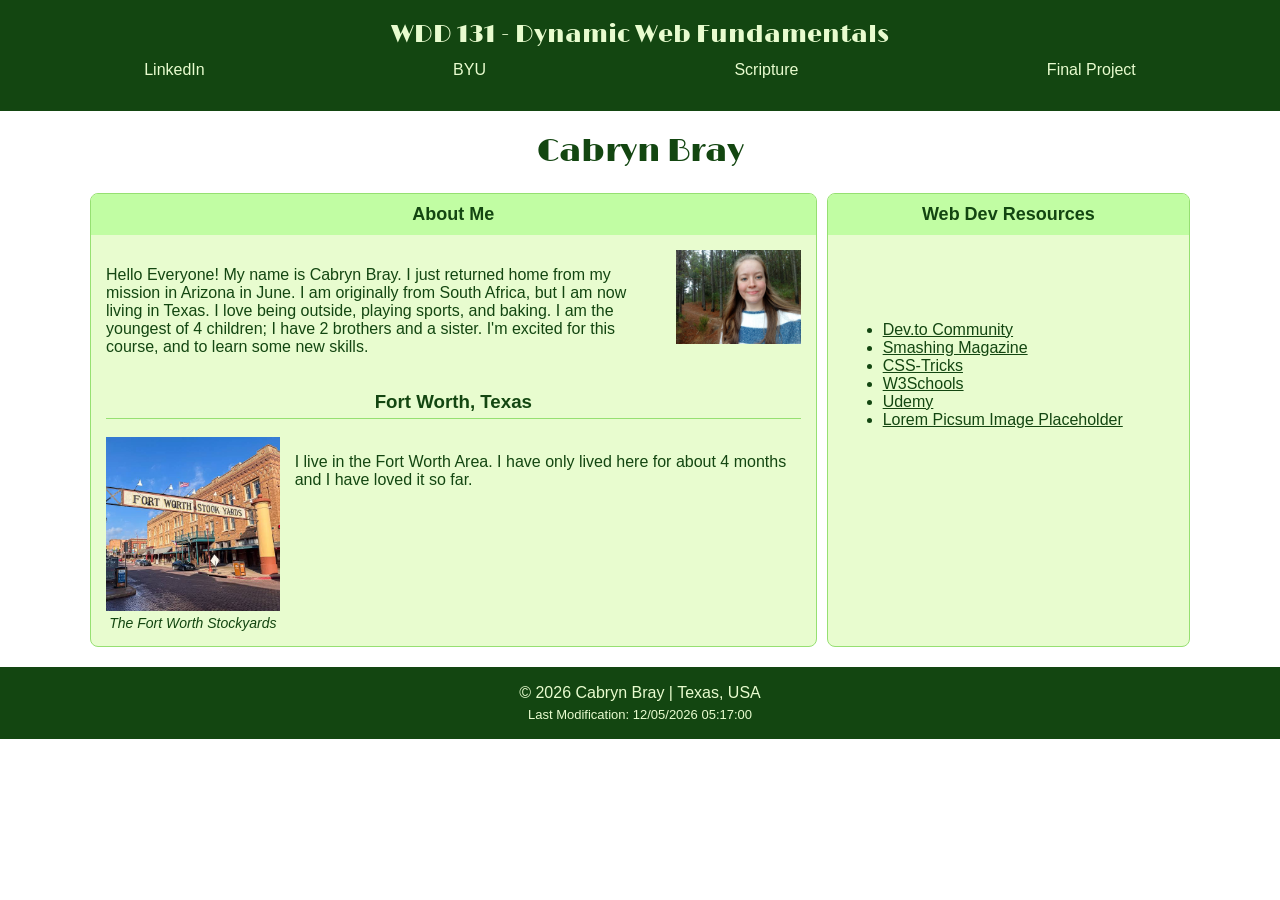
<file: index.html>
<!DOCTYPE html>
<html lang="en">

<head>
    <meta charset="UTF-8">
    <meta name="viewport" content="width=device-width, initial-scale=1.0">
    <title>WDD 131 - Dynamic Web Fundamentals - Cabryn Bray</title>
    <meta name="description" content="WDD 131 - Dynamic Web Fundamentals - Cabryn Bray - Course Home Page">
    <meta name="author" content="Cabryn Bray">
    <link rel="stylesheet" href="styles/base.css">
    <script src="scripts/getdates.js" defer></script>

    <link rel="preconnect" href="https://fonts.googleapis.com">
    <link rel="preconnect" href="https://fonts.gstatic.com" crossorigin>
    <link href="https://fonts.googleapis.com/css2?family=Limelight&display=swap" rel="stylesheet">
</head>

<body>
    <header>
        <span id="course-title">
            WDD 131 - Dynamic Web Fundamentals
        </span>

        <nav aria-label="MainNavigation">
            <a href="www.linkedin.com/in/cabrynbray">LinkedIn</a>
            <a href="https://byupw.instructure.com/">BYU</a>
            <a href="https://www.churchofjesuschrist.org/study/scriptures/bofm/ether/12?lang=eng&id=p4#p4">
                Scripture
            </a>
            <a href="#">Final Project</a>
        </nav>
    </header>
    <main>
        <h1>Cabryn Bray</h1>

        <div class="content-grid">

            <section class="card about-card">
                <h2>About Me</h2>

                <div class="card-body">

                    <div class="intro-section">
                        <div class="intro-text">
                            <p>
                                Hello Everyone! My name is Cabryn Bray. I just returned home from my mission in Arizona
                                in June. I am originally from
                                South Africa, but I am now living in Texas. I love being outside, playing sports, and
                                baking. I am the youngest of 4
                                children; I have 2 brothers and a sister. I'm excited for this course, and to learn some
                                new skills.
                            </p>
                        </div>

                        <img class="profile-image" src="images/image_cabryn.jpeg" alt="Portrait of Cabryn Bray"
                            width="200" height="250">
                    </div>

                    <div class="location-section">
                        <h3>Fort Worth, Texas</h3>

                        <div class="location-content">
                            <figure>
                                <img src="images/fortworth.jpg" alt="A landscape in Texas" width="200" height="140">
                                <figcaption>
                                    The Fort Worth Stockyards
                                </figcaption>
                            </figure>

                            <div class="location-text">
                                <p>
                                    I live in the Fort Worth Area. I have only lived here for about
                                    4 months and I have loved it so far.
                                </p>
                            </div>
                        </div>
                    </div>

                </div>
            </section>

            <section class="card resources-card">
                <h2>Web Dev Resources</h2>

                <div class="resources-body">
                    <ul>
                        <li>
                            <a href="https://dev.to/" target="_blank" rel="noopener noreferrer">
                                Dev.to Community
                            </a>
                        </li>

                        <li>
                            <a href="https://www.smashingmagazine.com/" target="_blank" rel="noopener noreferrer">
                                Smashing Magazine
                            </a>
                        </li>

                        <li>
                            <a href="https://css-tricks.com/" target="_blank" rel="noopener noreferrer">
                                CSS-Tricks
                            </a>
                        </li>

                        <li>
                            <a href="https://www.w3schools.com/" target="_blank" rel="noopener noreferrer">
                                W3Schools
                            </a>
                        </li>

                        <li>
                            <a href="https://www.udemy.com/" target="_blank" rel="noopener noreferrer">
                                Udemy
                            </a>
                        </li>

                        <li>
                            <a href="https://picsum.photos/" target="_blank" rel="noopener noreferrer">
                                Lorem Picsum Image Placeholder
                            </a>
                        </li>
                    </ul>
                </div>
            </section>
        </div>
    </main>
    <footer>
        <p>
            &copy; <span id="currentyear"></span>
            Cabryn Bray | Texas, USA
        </p>

        <p id="lastModified"></p>
    </footer>

</body>

</html>
</file>
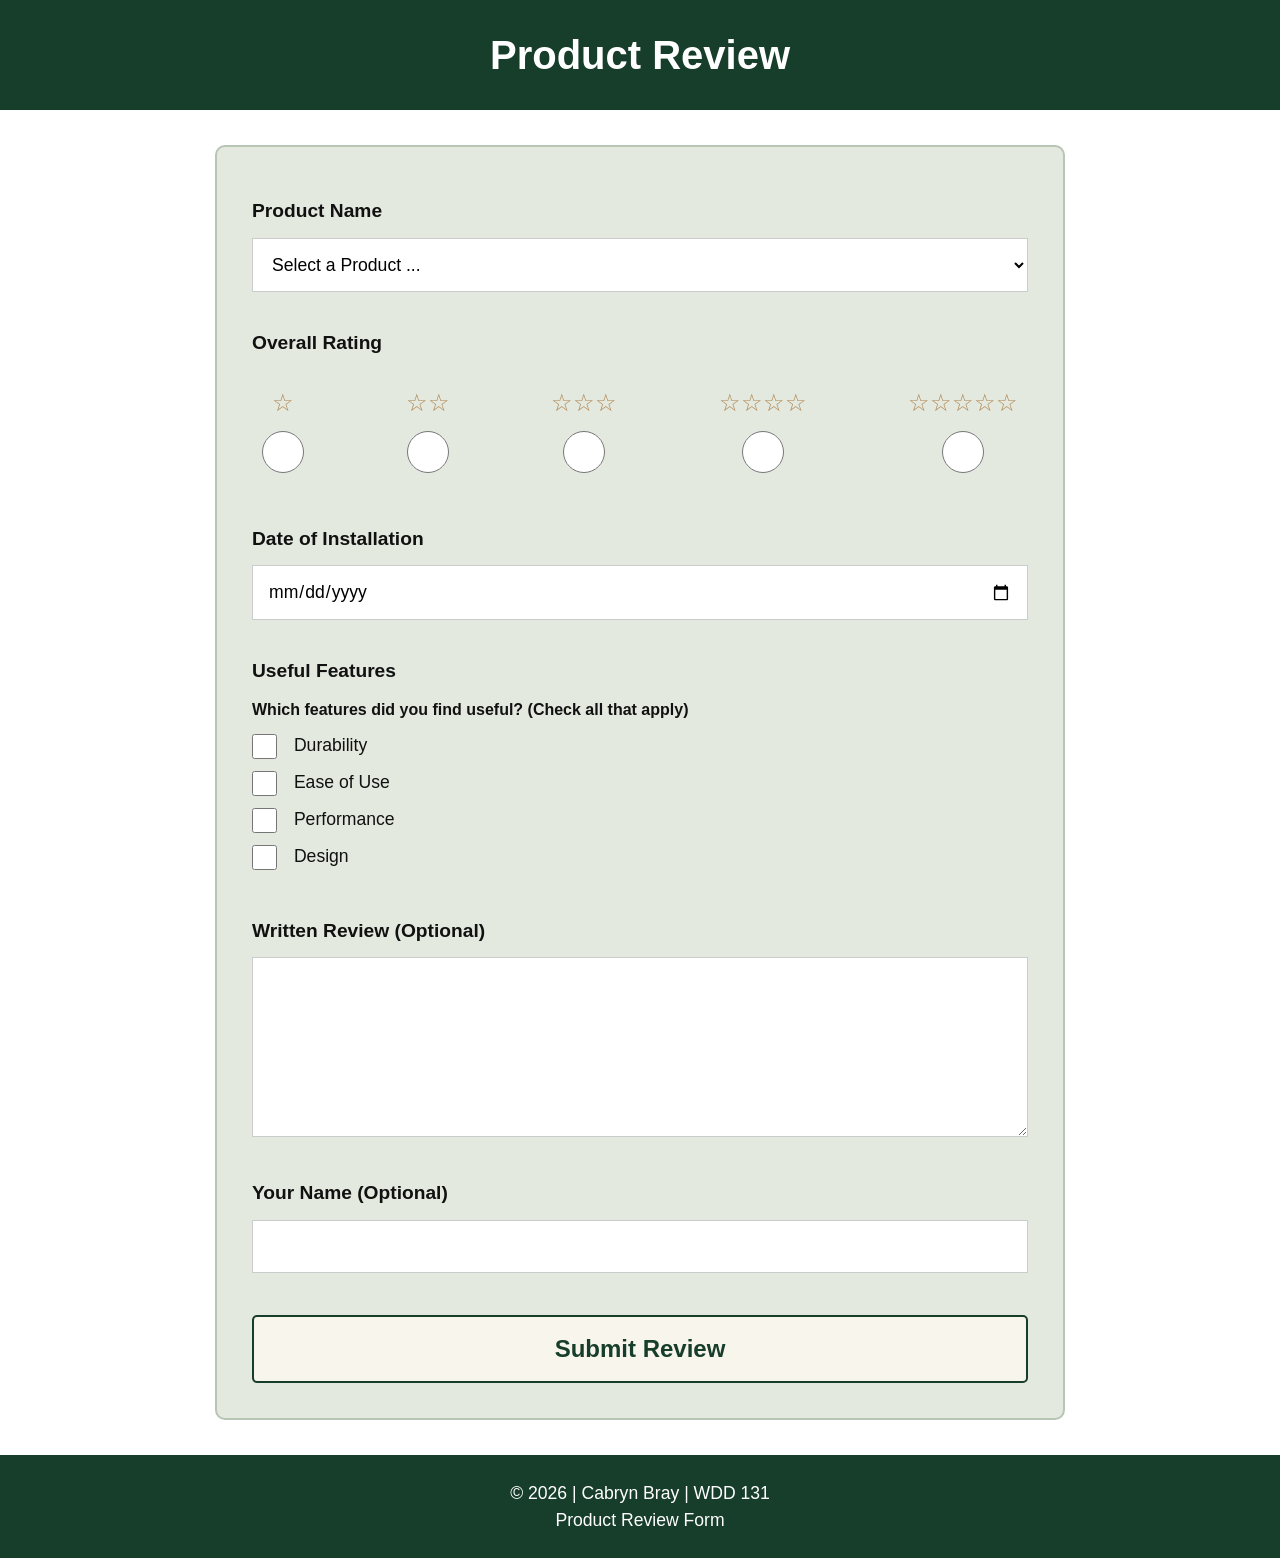
<file: form.html>
<!DOCTYPE html>
<html lang="en">

<head>
    <meta charset="UTF-8">
    <meta name="viewport" content="width=device-width, initial-scale=1.0">
    <title>WDD 131 - Dynamic Web Fundamentals - Cabryn Bray</title>
    <meta name="description" content="WDD 131 - Dynamic Web Fundamentals - Cabryn Bray - Form Review">
    <meta name="author" content="Cabryn Bray">
    <link rel="stylesheet" href="styles/form.css">
    <script src="scripts/from.js" defer></script>

    <link rel="preconnect" href="https://fonts.googleapis.com">
    <link rel="preconnect" href="https://fonts.gstatic.com" crossorigin>
    <link href="https://fonts.googleapis.com/css2?family=Limelight&display=swap" rel="stylesheet">
</head>

<body>
    <header>
        <h1>Product Review</h1>
    </header>

    <main>
        <form method="get" action="review.html">

            <label for="productName">Product Name</label>
            <select id="productName" name="productName" required>
                <option value="" disabled selected>Select a Product ...</option>
            </select>

            <fieldset>
                <legend>Overall Rating</legend>
                <div class="rating">
                    <div>
                        <input type="radio" id="one" name="rating" value="1" required>
                        <label for="one">☆</label>
                        <span>1</span>
                    </div>
                    <div>
                        <input type="radio" id="two" name="rating" value="2" required>
                        <label for="two">☆☆</label>
                        <span>2</span>
                    </div>
                    <div>
                        <input type="radio" id="three" name="rating" value="3" required>
                        <label for="three">☆☆☆</label>
                        <span>3</span>
                    </div>
                    <div>
                        <input type="radio" id="four" name="rating" value="4" required>
                        <label for="four">☆☆☆☆</label>
                        <span>4</span>
                    </div>
                    <div>
                        <input type="radio" id="five" name="rating" value="5" required>
                        <label for="five">☆☆☆☆☆</label>
                        <span>5</span>
                    </div>
                </div>
            </fieldset>

            <label for="installDate">Date of Installation</label>
            <input type="date" id="installDate" name="installDate" required>

            <fieldset>
                <legend>Useful Features</legend>
                <p>Which features did you find useful? (Check all that apply)</p>

                <label for="durability">
                    <input type="checkbox" id="durability" name="features" value="Durability">
                    Durability
                </label>

                <label for="ease">
                    <input type="checkbox" id="ease" name="features" value="Ease of Use">
                    Ease of Use
                </label>

                <label for="performance">
                    <input type="checkbox" id="performance" name="features" value="Performance">
                    Performance
                </label>

                <label for="design">
                    <input type="checkbox" id="design" name="features" value="Design">
                    Design
                </label>
            </fieldset>

            <label for="writtenReview">Written Review (Optional)</label>
            <textarea id="writtenReview" name="writtenReview" rows="5"></textarea>

            <label for="userName">Your Name (Optional)</label>
            <input type="text" id="userName" name="userName">

            <input type="submit" value="Submit Review">

        </form>
    </main>

    <footer>
        <p>&copy; 2026 | Cabryn Bray | WDD 131</p>
        <p>Product Review Form</p>
    </footer>

</body>

</html>
</file>
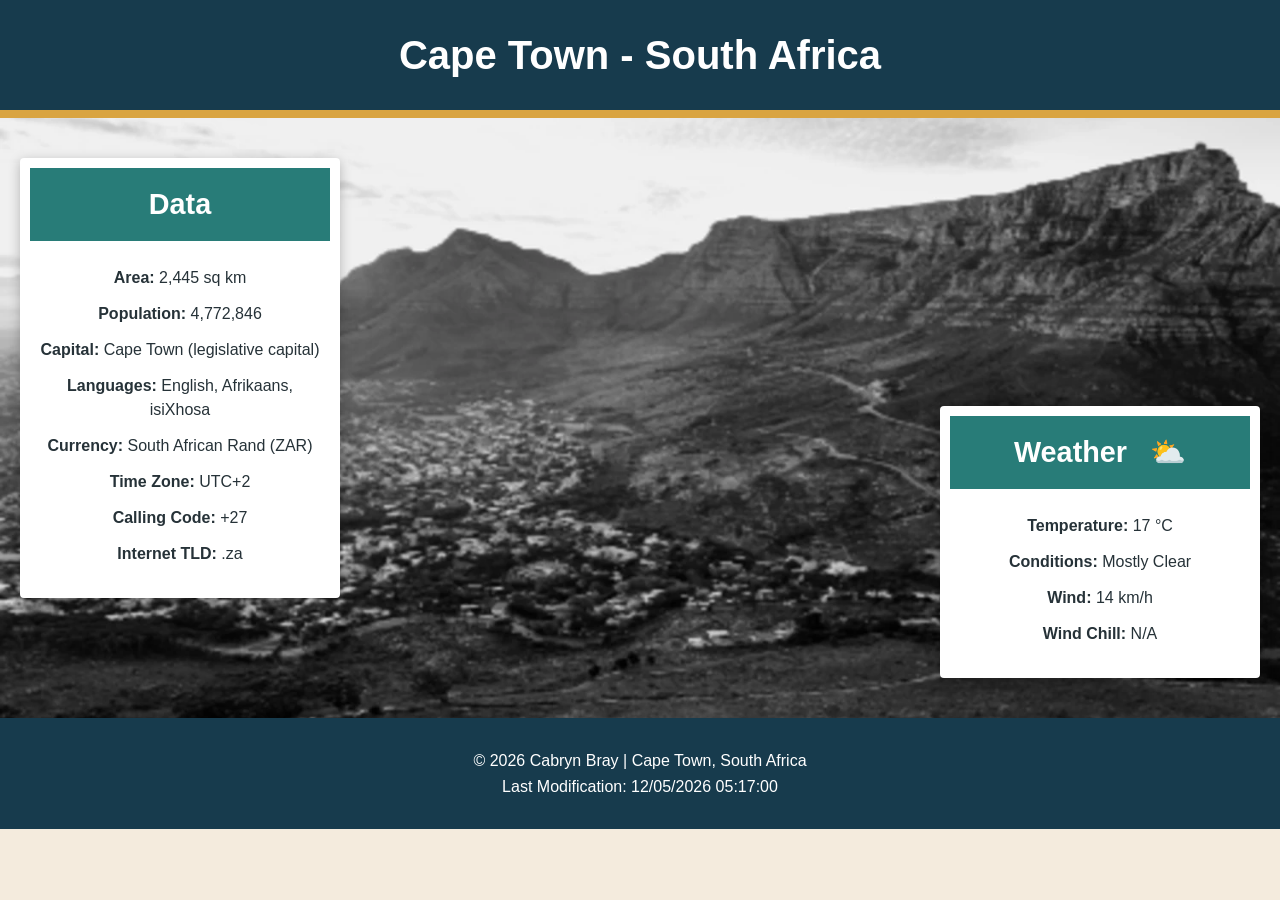
<file: place.html>
<!DOCTYPE html>
<html lang="en">

<head>
    <meta charset="UTF-8">
    <meta name="viewport" content="width=device-width, initial-scale=1.0">
    <title>WDD 131 - W03 Assignment: Country Page - Cabryn Bray</title>
    <meta name="description" content="WDD 131 - W03 Assignment: Country Page - Cabryn Bray - Country Page">
    <meta name="author" content="Cabryn Bray">
    <link rel="stylesheet" href="styles/place.css">
    <script src="scripts/place.js" defer></script>

    <link rel="preconnect" href="https://fonts.googleapis.com">
    <link rel="preconnect" href="https://fonts.gstatic.com" crossorigin>
    <link href="https://fonts.googleapis.com/css2?family=Limelight&display=swap" rel="stylesheet">
</head>

<body>
    <header>
        <h1>Cape Town - South Africa</h1>
    </header>

    <main>

        <div class="hero">

            <picture>
                <source srcset="images/capetown_small.webp" media="(max-width: 600px)">

                <source srcset="images/capetown_medium.webp" media="(max-width: 1000px)">

                <img src="images/capetown_large.webp" alt="Cape Town and Table Mountain in South Africa"
                    class="hero-image">
            </picture>

            <section class="data card">
                <h2>Data</h2>

                <div class="data-list">

                    <p><strong>Area:</strong> 2,445 sq km</p>

                    <p><strong>Population:</strong> 4,772,846</p>

                    <p><strong>Capital:</strong> Cape Town (legislative capital)</p>

                    <p><strong>Languages:</strong> English, Afrikaans, isiXhosa</p>

                    <p><strong>Currency:</strong> South African Rand (ZAR)</p>

                    <p><strong>Time Zone:</strong> UTC+2</p>

                    <p><strong>Calling Code:</strong> +27</p>

                    <p><strong>Internet TLD:</strong> .za</p>

                </div>
            </section>

            <section class="weather card">

                <h2>Weather</h2>

                <img src="images/partly_cloudy_svg.svg" alt="Partly cloudy weather" class="weather-icon">

                <div class="weather-list">

                    <p><strong>Temperature:</strong>
                        <span id="temperature">17</span> °C
                    </p>

                    <p><strong>Conditions:</strong> Mostly Clear</p>

                    <p><strong>Wind:</strong>
                        <span id="wind">14</span> km/h
                    </p>

                    <p><strong>Wind Chill:</strong>
                        <span id="windchill">N/A</span>
                    </p>

                </div>

            </section>

        </div>

    </main>

    <footer>

        <p>
            &copy; <span id="currentyear"></span>
            Cabryn Bray | Cape Town, South Africa
        </p>

        <p>
            Last Modification:
            <span id="lastmodified"></span>
        </p>

    </footer>

</body>

</html>
</file>
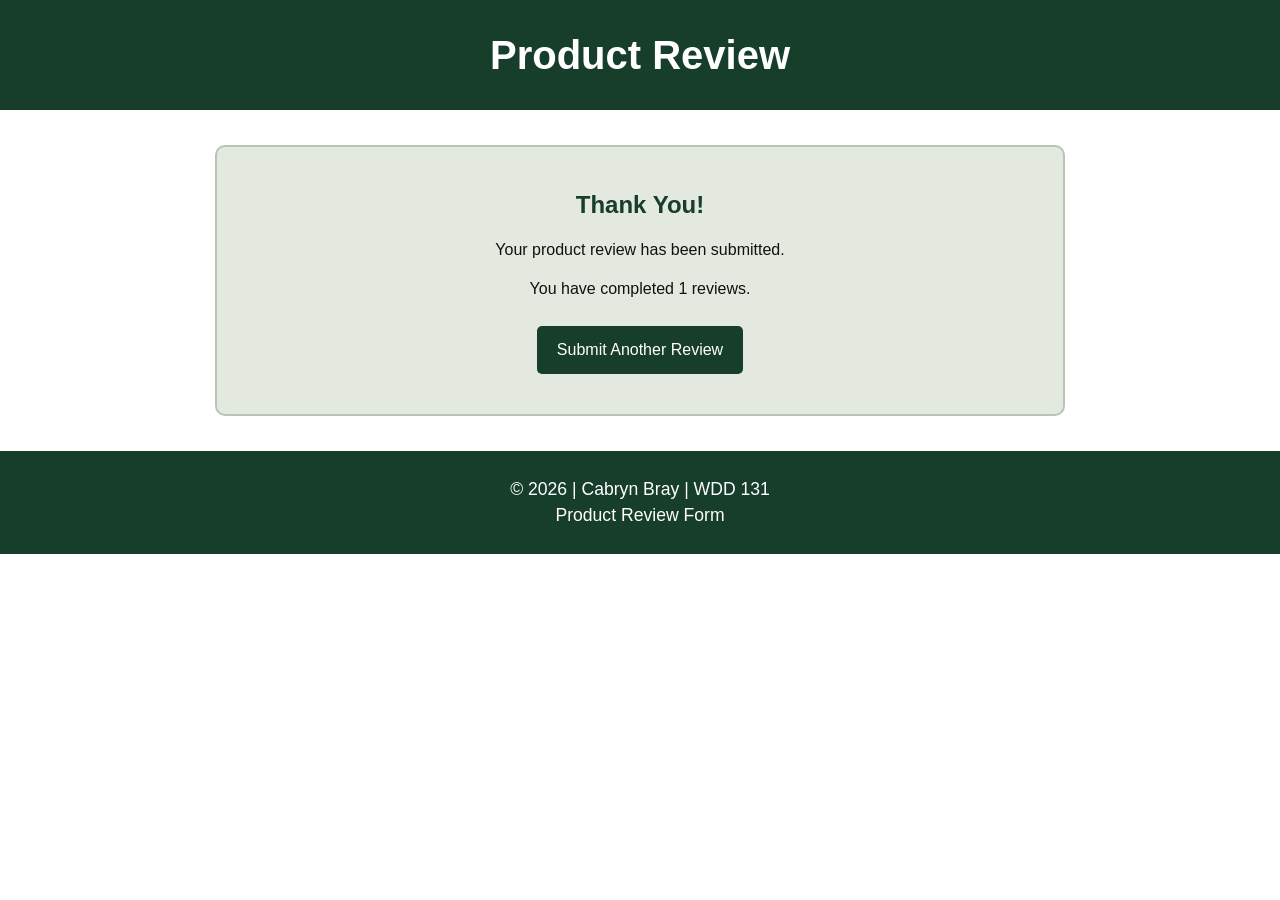
<file: review.html>
<!DOCTYPE html>
<html lang="en">

<head>
    <meta charset="UTF-8">
    <meta name="viewport" content="width=device-width, initial-scale=1.0">
    <title>WDD 131 - Dynamic Web Fundamentals - Cabryn Bray</title>
    <meta name="description" content="WDD 131 - Dynamic Web Fundamentals - Cabryn Bray - Form Review">
    <meta name="author" content="Cabryn Bray">
    <link rel="stylesheet" href="styles/form.css">
    <script src="scripts/from.js" defer></script>

    <link rel="preconnect" href="https://fonts.googleapis.com">
    <link rel="preconnect" href="https://fonts.gstatic.com" crossorigin>
    <link href="https://fonts.googleapis.com/css2?family=Limelight&display=swap" rel="stylesheet">
</head>

<body>
    <header>
        <h1>Product Review</h1>
    </header>

    <main class="confirmation">
        <h2>Thank You!</h2>
        <p>Your product review has been submitted.</p>
        <p>You have completed <span id="reviewCount">0</span> reviews.</p>

        <a href="form.html">Submit Another Review</a>
    </main>

    <footer>
        <p>&copy; 2026 | Cabryn Bray | WDD 131</p>
        <p>Product Review Form</p>
    </footer>
</body>

</html>
</file>
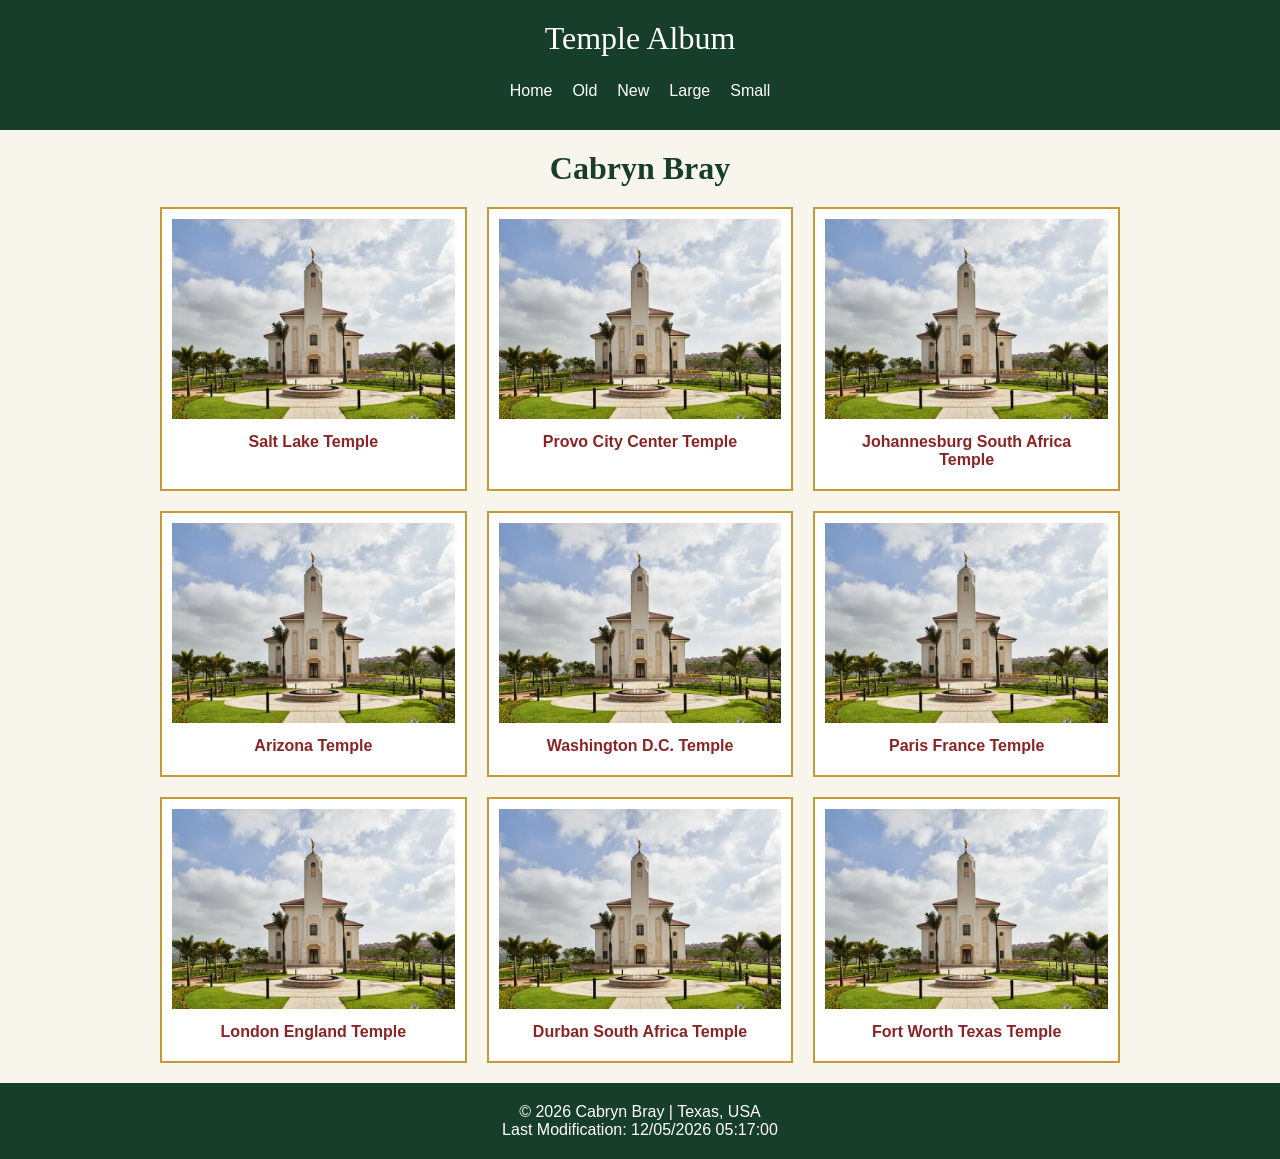
<file: temples.html>
<!DOCTYPE html>
<html lang="en">

<head>
    <meta charset="UTF-8">
    <meta name="viewport" content="width=device-width, initial-scale=1.0">
    <title>WDD 131 - Temple Photo Album - Cabryn Bray</title>
    <meta name="description" content="W02 Assignment: Picture Album of Temple around the world">
    <meta name="author" content="Cabryn Bray">
    <link rel="stylesheet" href="styles/temples.css">
    <link rel="stylesheet" href="styles/temples-large.css">
    <script src="scripts/temples.js" defer></script>
    <script src="scripts/getdates.js" defer></script>

    <link rel="preconnect" href="https://fonts.googleapis.com">
    <link rel="preconnect" href="https://fonts.gstatic.com" crossorigin>
    <link href="https://fonts.googleapis.com/css2?family=Limelight&display=swap" rel="stylesheet">

</head>

<body>
    <header>
        <p class="site-title">Temple Album</p>

        <button id="menu-button">☰</button>

        <nav id="navigation">
            <a href="#">Home</a>
            <a href="#">Old</a>
            <a href="#">New</a>
            <a href="#">Large</a>
            <a href="#">Small</a>
        </nav>

    </header>
    <main>
        <h1>Cabryn Bray</h1>

        <div class="temple-grid">

            <figure>
                <img src="images/durban_temple.webp" alt="Temple">
                <figcaption>Salt Lake Temple</figcaption>
            </figure>

            <figure>
                <img src="images/durban_temple.webp" alt="Temple">
                <figcaption>Provo City Center Temple</figcaption>
            </figure>

            <figure>
                <img src="images/durban_temple.webp" alt="Temple">
                <figcaption>Johannesburg South Africa Temple</figcaption>
            </figure>

            <figure>
                <img src="images/durban_temple.webp" alt="Temple">
                <figcaption>Arizona Temple</figcaption>
            </figure>

            <figure>
                <img src="images/durban_temple.webp" alt="Temple">
                <figcaption>Washington D.C. Temple</figcaption>
            </figure>

            <figure>
                <img src="images/durban_temple.webp" alt="Temple">
                <figcaption>Paris France Temple</figcaption>
            </figure>

            <figure>
                <img src="images/durban_temple.webp" alt="Temple">
                <figcaption>London England Temple</figcaption>
            </figure>

            <figure>
                <img src="images/durban_temple.webp" alt="Temple">
                <figcaption>Durban South Africa Temple</figcaption>
            </figure>

            <figure>
                <img src="images/durban_temple.webp" alt="Temple">
                <figcaption>Fort Worth Texas Temple</figcaption>
            </figure>

        </div>

    </main>
    <footer>
        <p>
            &copy; <span id="currentyear"></span>
            Cabryn Bray | Texas, USA
        </p>

        <p id="lastModified"></p>
    </footer>

</body>

</html>
</file>
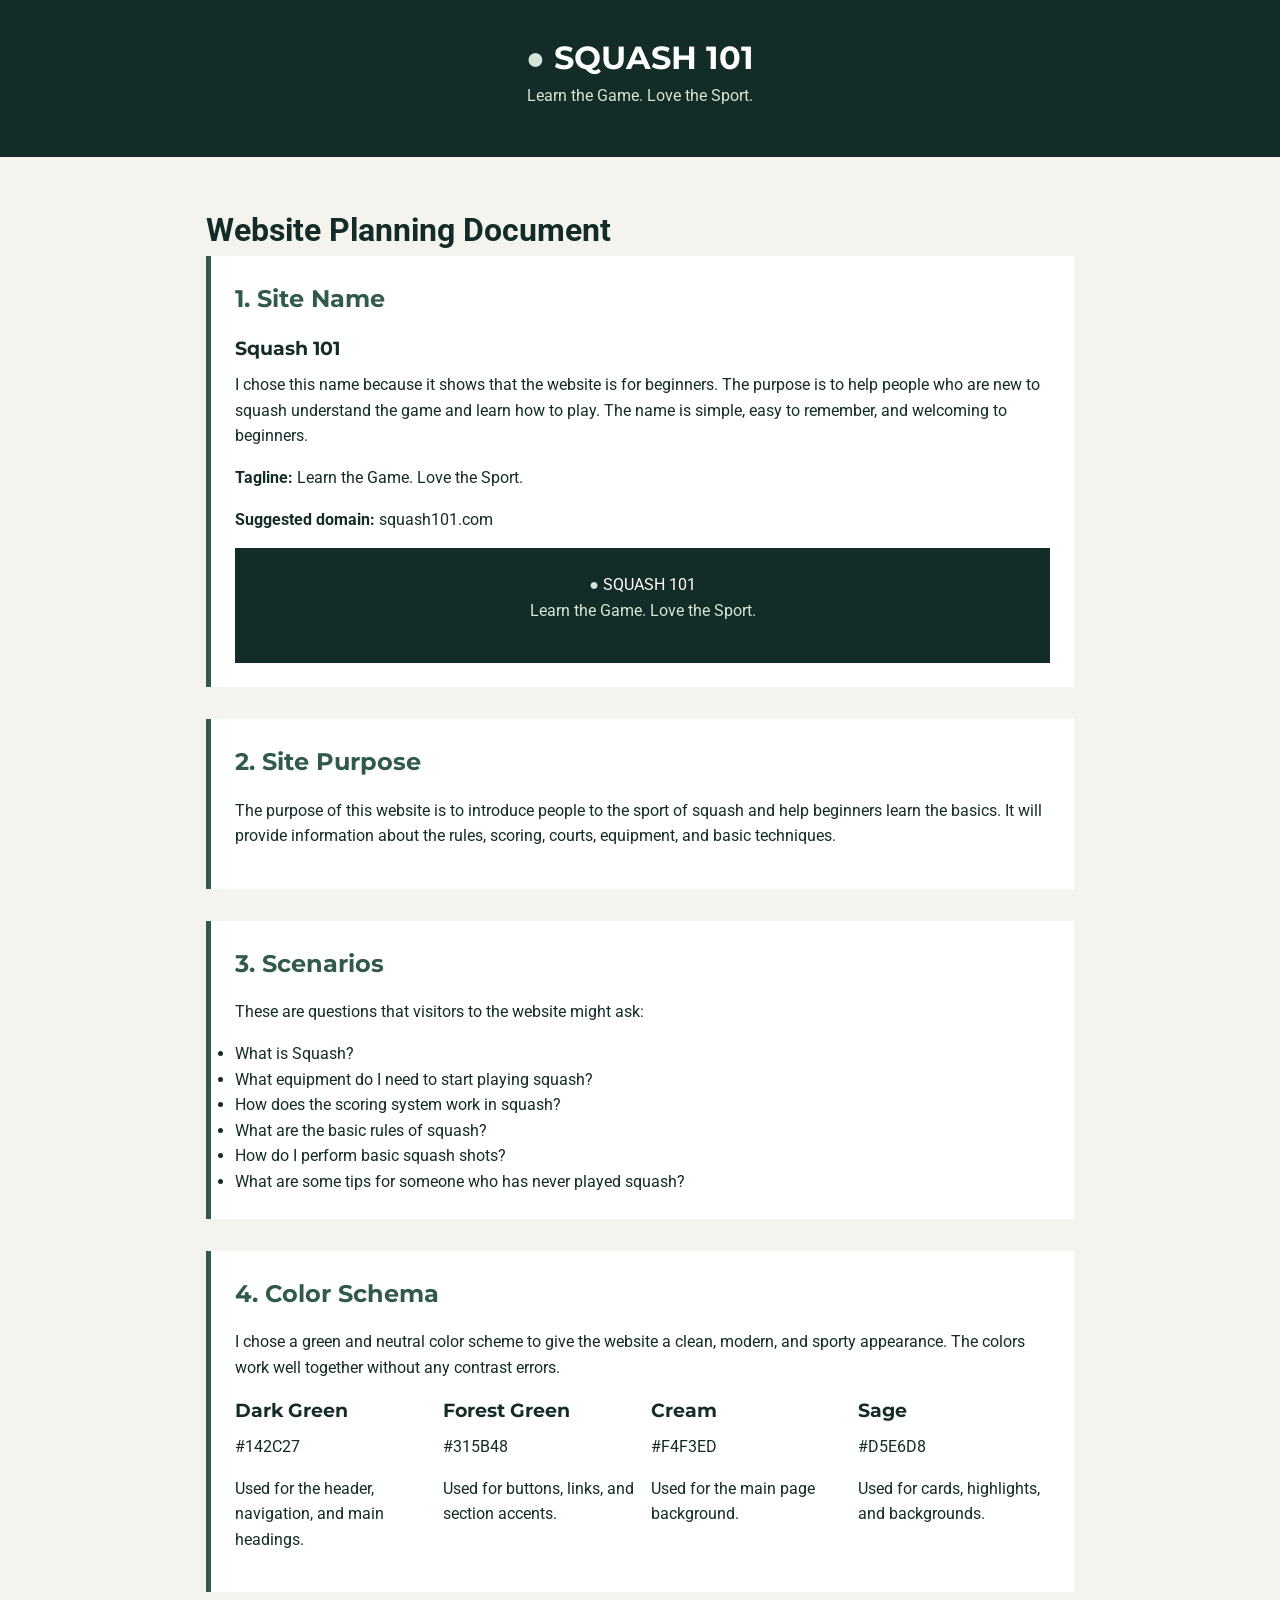
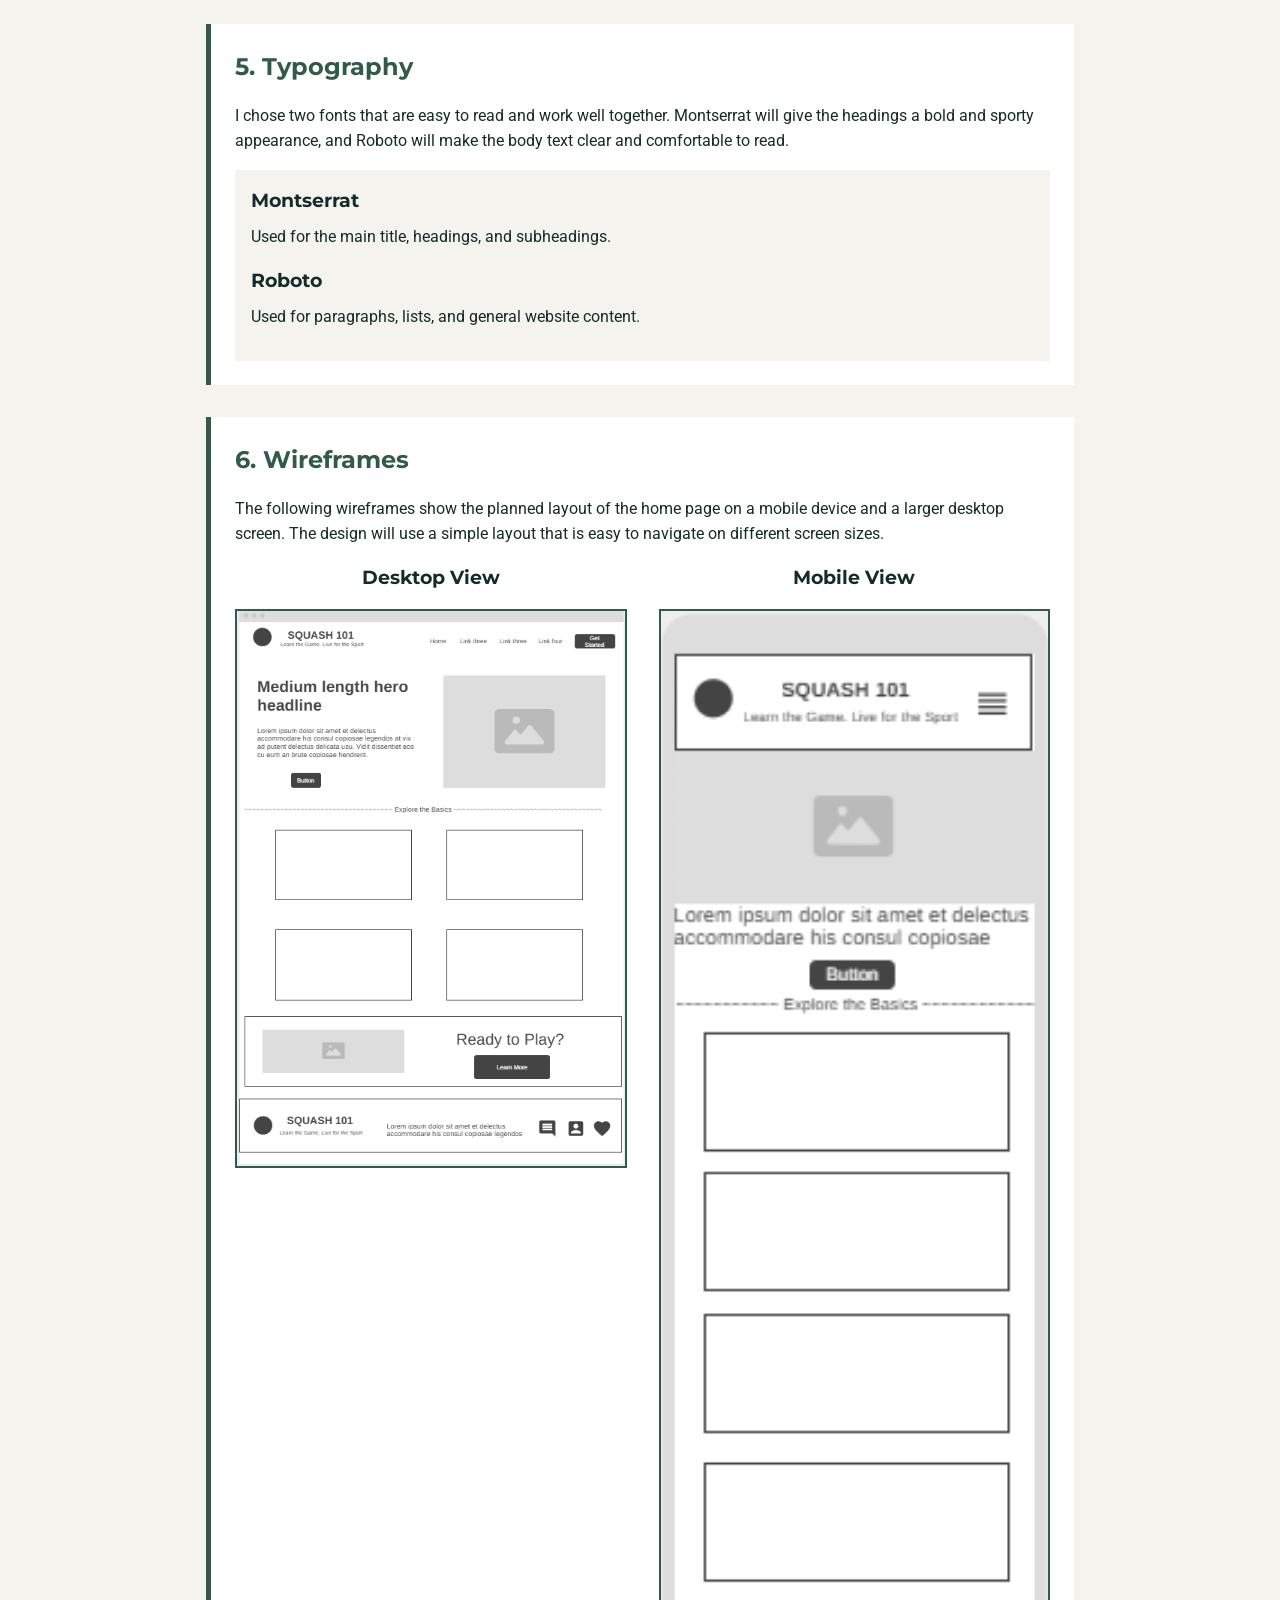
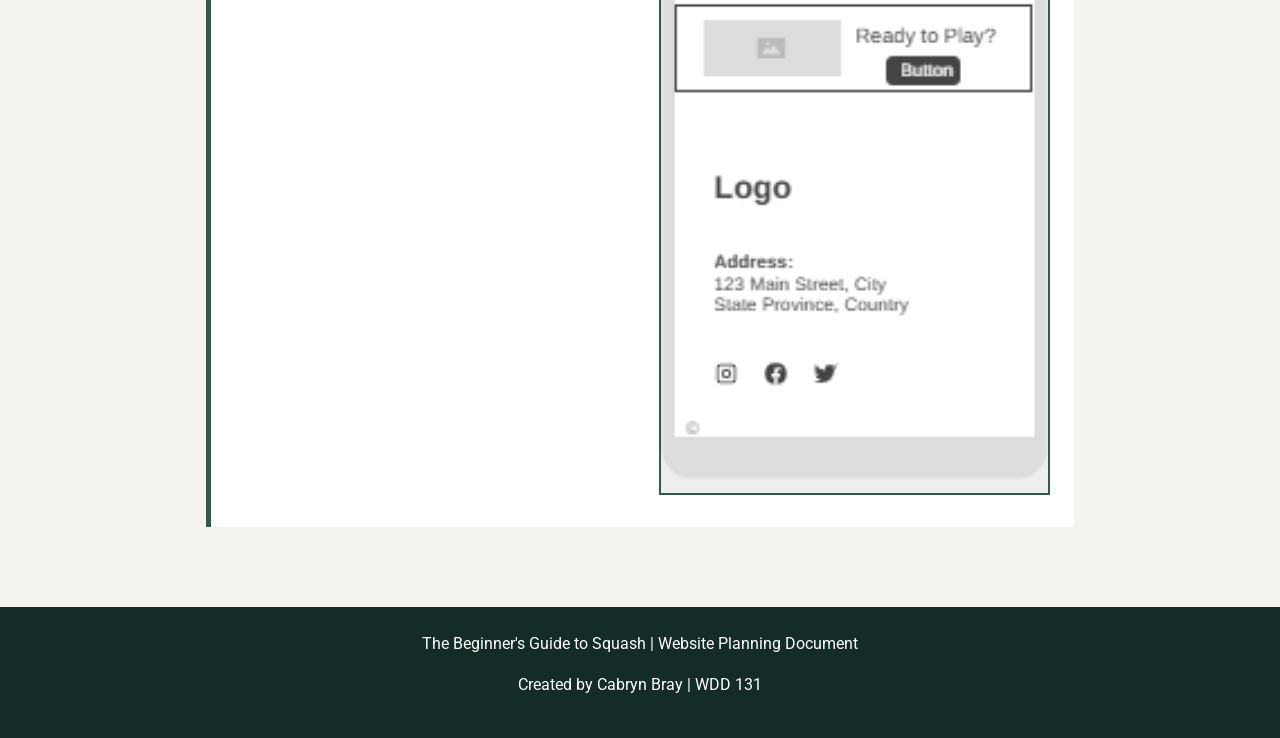
<file: project/siteplan.html>
<!DOCTYPE html>
<html lang="en">

<head>
    <meta charset="UTF-8">
    <meta name="viewport" content="width=device-width, initial-scale=1.0">
    <title>Website Site Plan | Beginner's Guide to Squash | Squash 101</title>
    <meta name="description" content="Website plan for The Beginner's Guide to Squash. This will be Squash 101">
    <meta name="author" content="Cabryn Bray">
    <link rel="stylesheet" href="styles/siteplan.css">
    <link rel="preconnect" href="https://fonts.googleapis.com">
    <link rel="preconnect" href="https://fonts.gstatic.com" crossorigin>
    <link
        href="https://fonts.googleapis.com/css2?family=Montserrat:wght@600;700;800&family=Roboto:wght@400;500;700&display=swap"
        rel="stylesheet">
</head>

<body>
    <header>
        <div class="logo">
            <span class="logo-icon">●</span>
            <span>SQUASH 101</span>
        </div>
        <p class="tagline">Learn the Game. Love the Sport.</p>
    </header>

    <main>
        <h1>Website Planning Document</h1>

        <section>
            <h2>1. Site Name</h2>
            <h3>Squash 101</h3>

            <p>
                I chose this name because it shows that the website is for beginners.
                The purpose is to help people who are new to squash
                understand the game and learn how to play.
                The name is simple, easy to remember, and welcoming to
                beginners.
            </p>

            <p><strong>Tagline:</strong> Learn the Game. Love the Sport.</p>

            <p><strong>Suggested domain:</strong> squash101.com</p>

            <div class="logo-example">
                <span class="logo-icon">●</span>
                <span>SQUASH 101</span>
                <p>Learn the Game. Love the Sport.</p>
            </div>
        </section>

        <section>
            <h2>2. Site Purpose</h2>

            <p>
                The purpose of this website is to introduce people to
                the sport of squash and help beginners learn the basics.
                It will provide information about the rules, scoring,
                courts, equipment, and basic techniques.
            </p>

            <!-- <p>
                The website will also include beginner tips and
                interactive features, such as a squash quiz and an
                interactive shot selector. These features will help
                visitors understand the game and test what they have
                learned.
            </p> -->
        </section>

        <section>
            <h2>3. Scenarios</h2>

            <p>These are questions that visitors to the website might ask:</p>

            <ul>
                <li>What is Squash?</li>
                <li>What equipment do I need to start playing squash?</li>
                <li>How does the scoring system work in squash?</li>
                <li>What are the basic rules of squash?</li>
                <li>How do I perform basic squash shots?</li>
                <li>What are some tips for someone who has never played squash?</li>
            </ul>
        </section>

        <section>
            <h2>4. Color Schema</h2>

            <p>
                I chose a green and neutral color scheme to give the
                website a clean, modern, and sporty appearance. The
                colors work well together without any contrast errors.
            </p>

            <div class="color-grid">
                <div class="color-card">
                    <div class="swatch dark-green"></div>
                    <h3>Dark Green</h3>
                    <p>#142C27</p>
                    <p>Used for the header, navigation, and main headings.</p>
                </div>

                <div class="color-card">
                    <div class="swatch forest-green"></div>
                    <h3>Forest Green</h3>
                    <p>#315B48</p>
                    <p>Used for buttons, links, and section accents.</p>
                </div>

                <div class="color-card">
                    <div class="swatch cream"></div>
                    <h3>Cream</h3>
                    <p>#F4F3ED</p>
                    <p>Used for the main page background.</p>
                </div>

                <div class="color-card">
                    <div class="swatch sage"></div>
                    <h3>Sage</h3>
                    <p>#D5E6D8</p>
                    <p>Used for cards, highlights, and backgrounds.</p>
                </div>
            </div>
        </section>

        <section>
            <h2>5. Typography</h2>

            <p>
                I chose two fonts that are easy to read and work well
                together. Montserrat will give the headings a bold and
                sporty appearance, and Roboto will make the body text
                clear and comfortable to read.
            </p>

            <div class="font-example">
                <h3 class="montserrat-example">Montserrat</h3>
                <p>Used for the main title, headings, and subheadings.</p>
                <h3 class="roboto-example">Roboto</h3>
                <p>Used for paragraphs, lists, and general website content.</p>
            </div>
        </section>

        <section>
            <h2>6. Wireframes</h2>

            <p>
                The following wireframes show the planned layout of the
                home page on a mobile device and a larger desktop screen.
                The design will use a simple layout that is easy to
                navigate on different screen sizes.
            </p>

            <div class="wireframe-container">
                <div class="wireframe">
                    <h3>Desktop View</h3>
                    <img src="images/squash_web.png" alt="Desktop wireframe showing the Squash 101 homepage">
                </div>

                <div class="wireframe">
                    <h3>Mobile View</h3>
                    <img src="images/squash_phone.png" alt="Mobile wireframe showing the Squash 101 homepage">
                </div>
            </div>


        </section>

    </main>

    <footer>
        <p>The Beginner's Guide to Squash | Website Planning Document</p>
        <p>Created by Cabryn Bray | WDD 131</p>
    </footer>

</body>

</html>
</file>
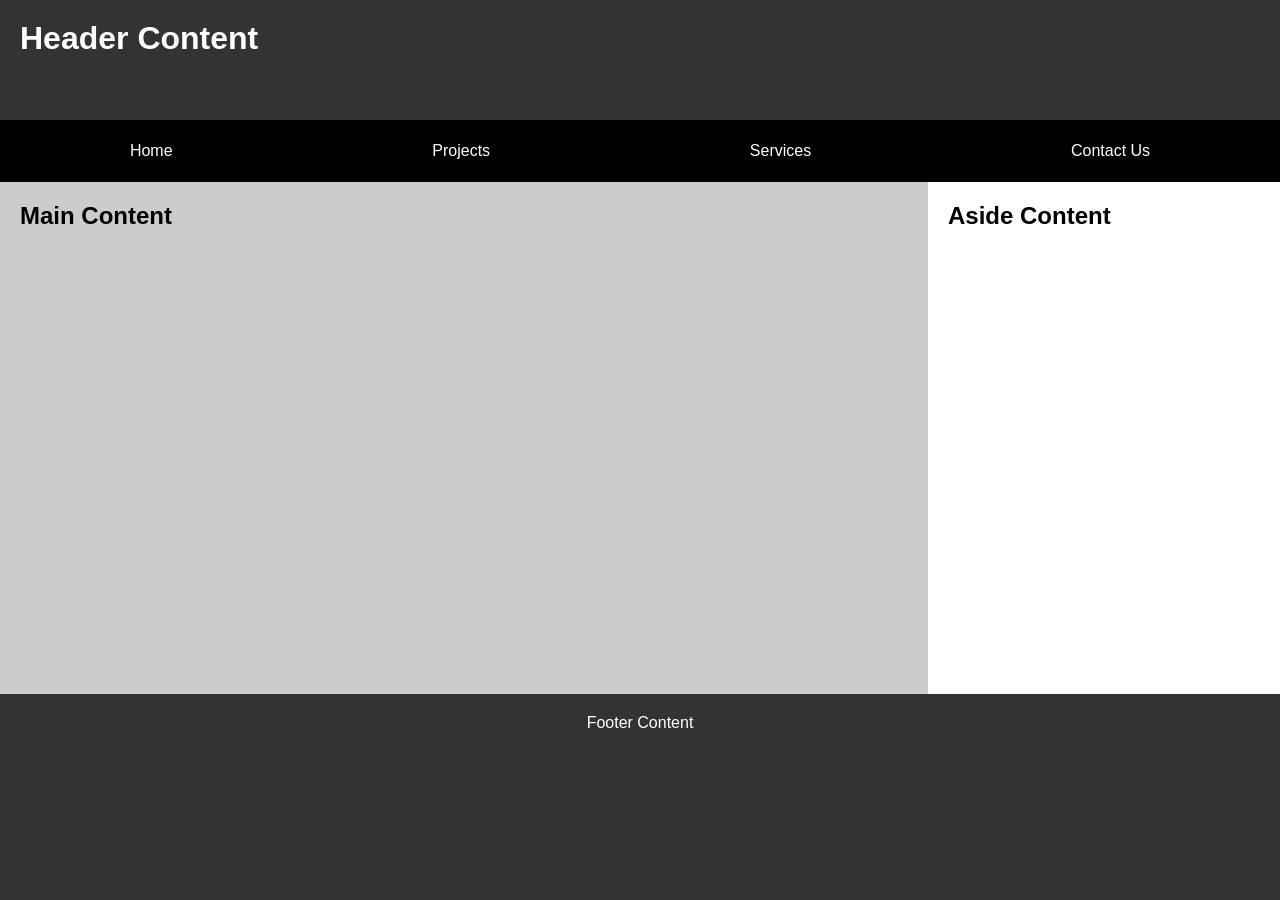
<file: week01/basic-layout.html>
<!DOCTYPE html>
<html lang="en">

<head>
    <meta charset="UTF-8">
    <meta name="viewport" content="width=device-width, initial-scale=1.0">
    <title>Cabryn Bray - WDD 131</title>
    <link rel="stylesheet" href="styles/layout.css">
</head>

<body>

    <header>
        <div class="header-content">
            <h1>Header Content</h1>
        </div>

        <nav aria-label="Main navigation">
            <ul>
                <li><a href="#">Home</a></li>
                <li><a href="#">Projects</a></li>
                <li><a href="#">Services</a></li>
                <li><a href="#">Contact Us</a></li>
            </ul>
        </nav>
    </header>

    <main>
        <section class="main-content">
            <h2>Main Content</h2>
        </section>

        <aside class="aside-content">
            <h2>Aside Content</h2>
        </aside>
    </main>

    <footer>
        <p>Footer Content</p>
    </footer>

</body>

</html>
</file>
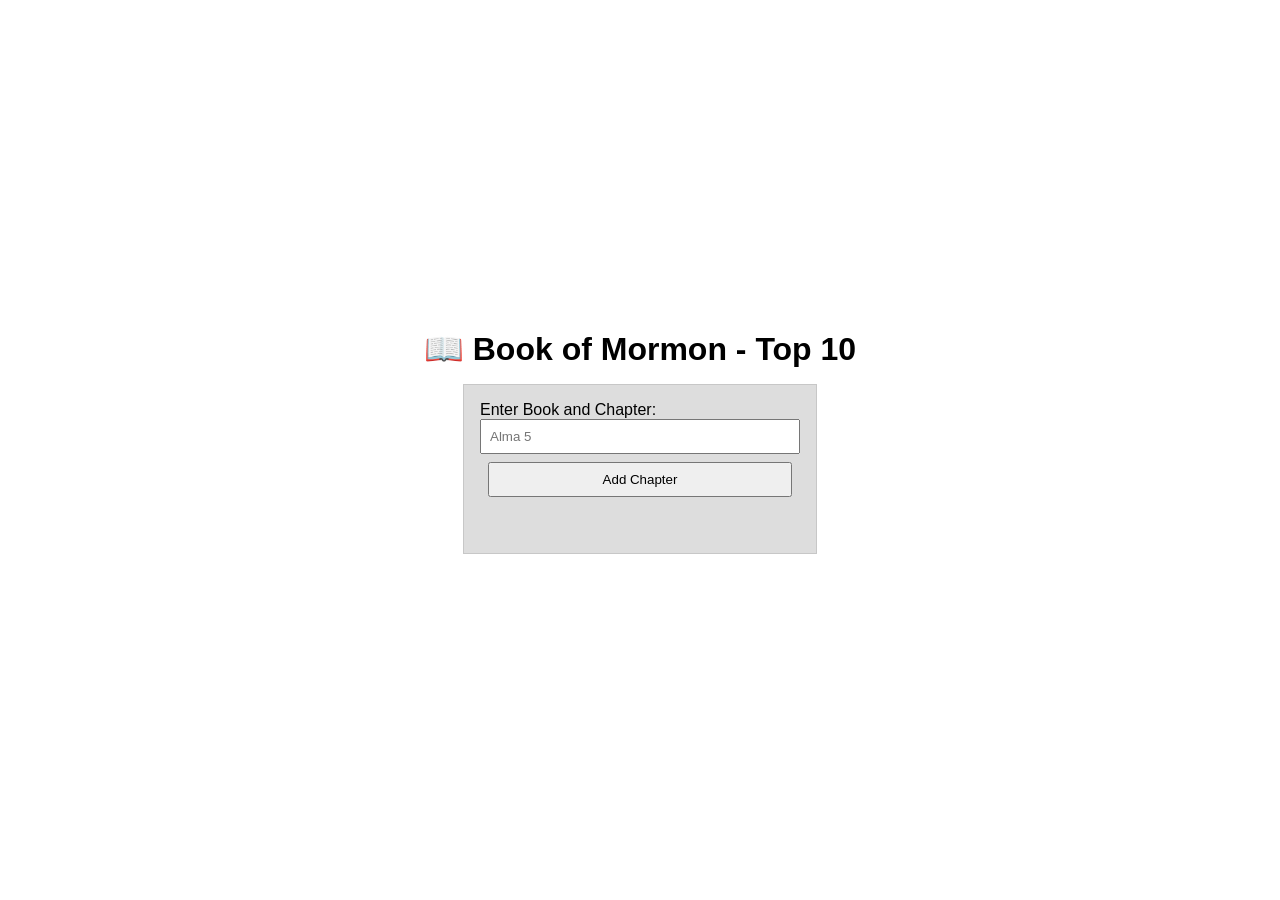
<file: week02/bom.html>
<!DOCTYPE html>
<html lang="en">

<head>
    <meta charset="UTF-8">
    <meta name="viewport" content="width=device-width, initial-scale=1.0">
    <title>DOM Manipulation - Favorite Book of Mormon</title>
    <meta name="description" content="DOM Manipulation Week 02 Learning Activitys">
    <meta name="author" content="Cabryn Bray">
    <link rel="stylesheet" href="styles/bom-styles.css">
</head>

<body>
    <h1>📖 Book of Mormon - Top 10</h1>
    <main>
        <label for="favchap">Enter Book and Chapter: </label>
        <input type="text" id="favchap" placeholder="Alma 5">
        <button type="submit">Add Chapter</button>
        <ul id="list"></ul>
    </main>

    <script src="scripts/bom-js.js"></script>

</body>

</html>
</file>
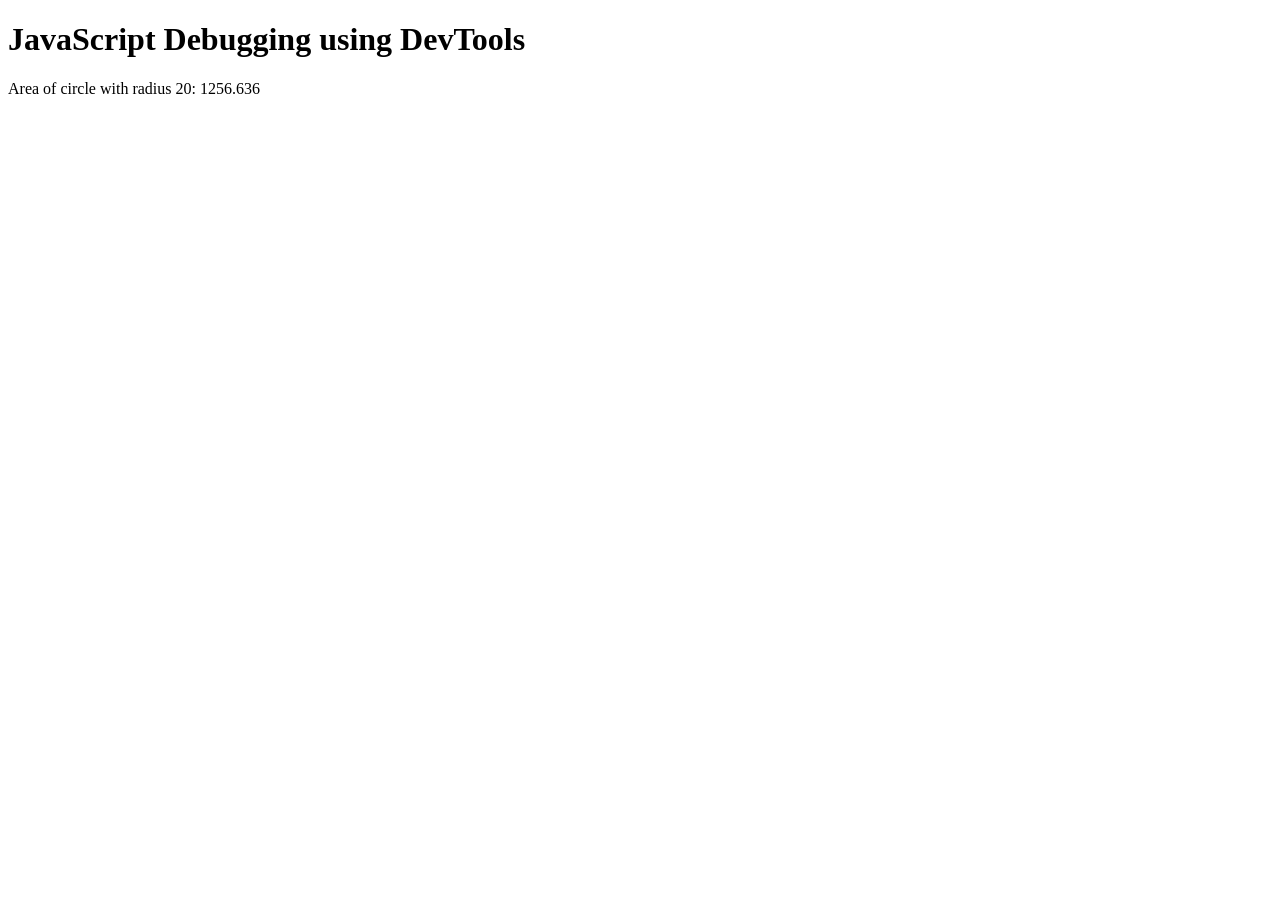
<file: week02/debugging.html>
<!DOCTYPE html>
<html lang="en">

<head>
    <meta charset="UTF-8">
    <meta name="viewport" content="width=device-width, initial-scale=1.0">
    <title>Document</title>
    <script src="scripts/debugging.js" defer></script>
</head>

<body>
    <h1>JavaScript Debugging using DevTools</h1>
    <p>Area of circle with radius <span id="radius"></span>: <span id="area"></span></p>


</body>

</html>
</file>
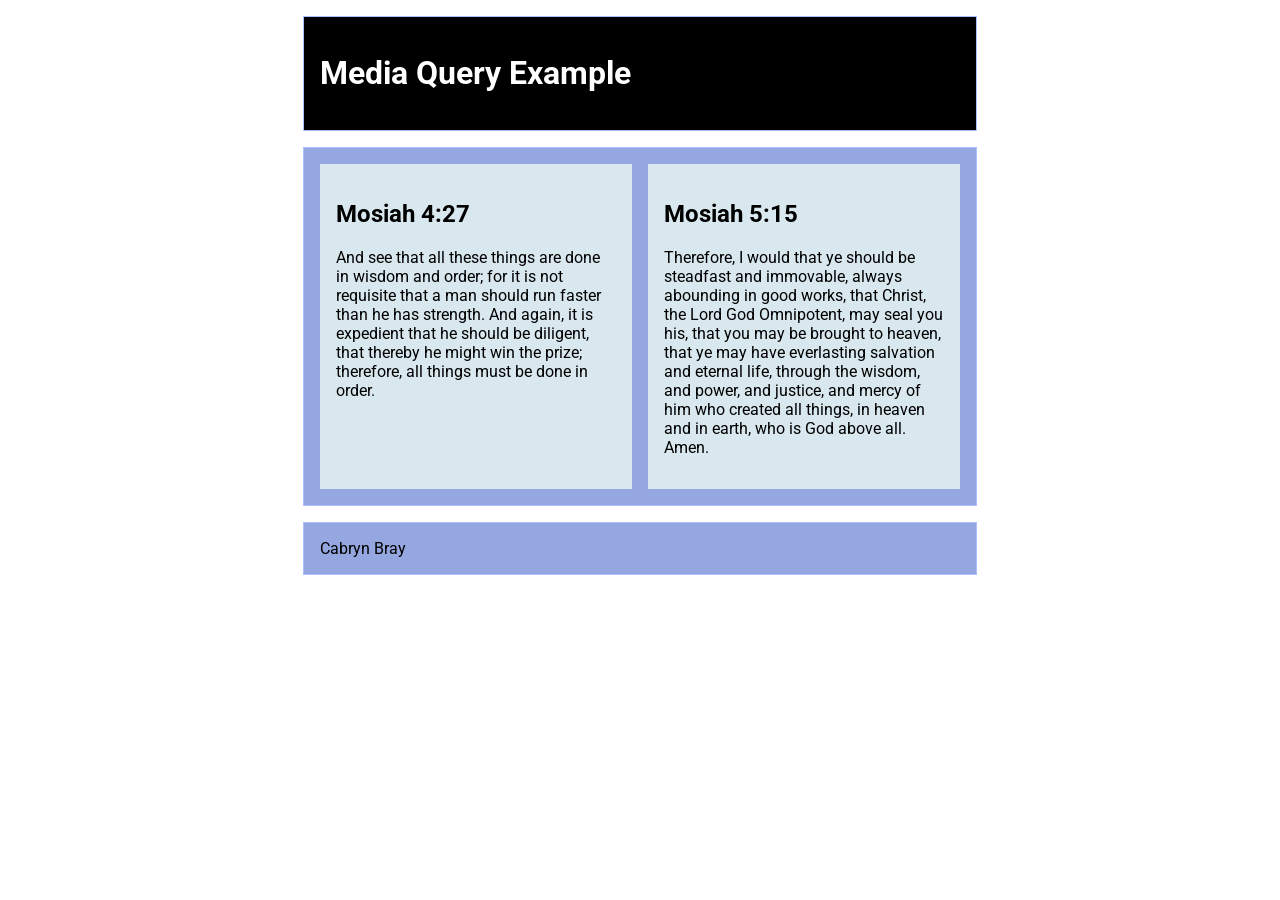
<file: week02/media-query.html>
<!DOCTYPE html>
<html lang="en">

<head>
    <meta charset="UTF-8">
    <meta name="viewport" content="width=device-width, initial-scale=1.0">
    <title>WDD 131 - Media Query</title>
    <meta name="description" content="Media Query learning activity">
    <meta name="author" content="Cabryn Bray">
    <link rel="stylesheet" href="/styles/media-query.css">
    <link rel="stylesheet" href="/styles/media-query-large.css">

    <link rel="preconnect" href="https://fonts.googleapis.com">
    <link rel="preconnect" href="https://fonts.gstatic.com" crossorigin>
    <link
        href="https://fonts.googleapis.com/css2?family=Limelight&family=Roboto:ital,wght@0,100..900;1,100..900&display=swap"
        rel="stylesheet">
</head>

<body>
    <header>
        <h1>Media Query Example</h1>
    </header>
    <main>
        <section>
            <h2>Mosiah 4:27</h2>
            <p>And see that all these things are done in wisdom and order; for it is not requisite that a man should run
                faster than he
                has strength. And again, it is expedient that he should be diligent, that thereby he might win the
                prize; therefore, all
                things must be done in order.</p>
        </section>
        <section>
            <h2>Mosiah 5:15</h2>
            <p>Therefore, I would that ye should be steadfast and immovable, always abounding in good works, that
                Christ, the Lord God
                Omnipotent, may seal you his, that you may be brought to heaven, that ye may have everlasting salvation
                and eternal
                life, through the wisdom, and power, and justice, and mercy of him who created all things, in heaven and
                in earth, who
                is God above all. Amen.</p>
        </section>
    </main>
    <footer>
        Cabryn Bray
    </footer>

</body>

</html>
</file>
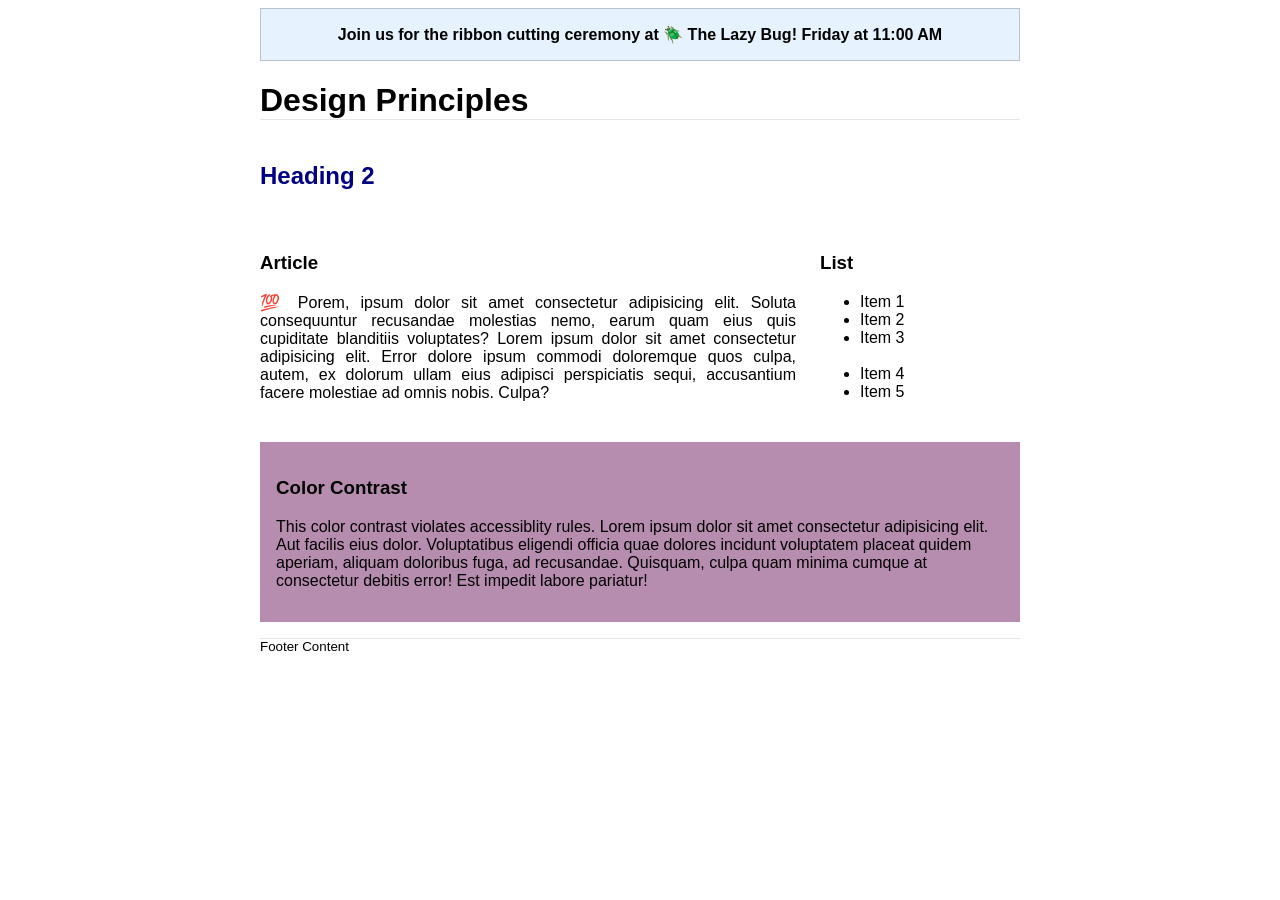
<file: week03/design.html>
<!DOCTYPE html>
<html lang="en">

<head>
    <meta charset="UTF-8">
    <meta name="viewport" content="width=device-width, initial-scale=1.0">
    <title>Week 03 - Design Principles - Cabryn Bray</title>
    <meta name="description" content="W03 Learning Activity: Design Principles">
    <meta name="author" content="Cabryn Bray">
    <link rel="stylesheet" href="styles/design.css">

    <link rel="preconnect" href="https://fonts.googleapis.com">
    <link rel="preconnect" href="https://fonts.gstatic.com" crossorigin>
    <link href="https://fonts.googleapis.com/css2?family=Limelight&display=swap" rel="stylesheet">
</head>

<body>
    <header>
        <div class="banner">
            Join us for the ribbon cutting ceremony at 🪲 The Lazy Bug!
            Friday at 11:00 AM
        </div>
        <h1>Design Principles</h1>
    </header>
    <main>
        <h2>Heading 2</h2>
        <section>
            <h3>Article</h3>
            <article>
                <p>💯 Porem, ipsum dolor sit amet consectetur adipisicing elit. Soluta consequuntur recusandae molestias
                    nemo, earum quam eius quis cupiditate blanditiis voluptates? Lorem ipsum dolor sit amet consectetur
                    adipisicing elit. Error dolore ipsum commodi doloremque quos culpa, autem, ex dolorum ullam eius
                    adipisci perspiciatis sequi, accusantium facere molestiae ad omnis nobis. Culpa?</p>
            </article>
        </section>
        <section>
            <h3>List</h3>
            <ul>
                <li>Item 1</li>
                <li>Item 2</li>
                <li>Item 3<br><br></li>
                <li>Item 4</li>
                <li>Item 5</li>
            </ul>
        </section>
        <div class="callout">
            <h3>Color Contrast</h3>
            <p>This color contrast violates accessiblity rules. Lorem ipsum dolor sit amet consectetur adipisicing elit.
                Aut
                facilis eius dolor. Voluptatibus eligendi officia quae dolores incidunt voluptatem placeat quidem
                aperiam,
                aliquam doloribus fuga, ad recusandae. Quisquam, culpa quam minima cumque at consectetur debitis error!
                Est
                impedit labore pariatur!</p>
        </div>
    </main>
    <footer>
        Footer Content
    </footer>


</body>

</html>
</file>
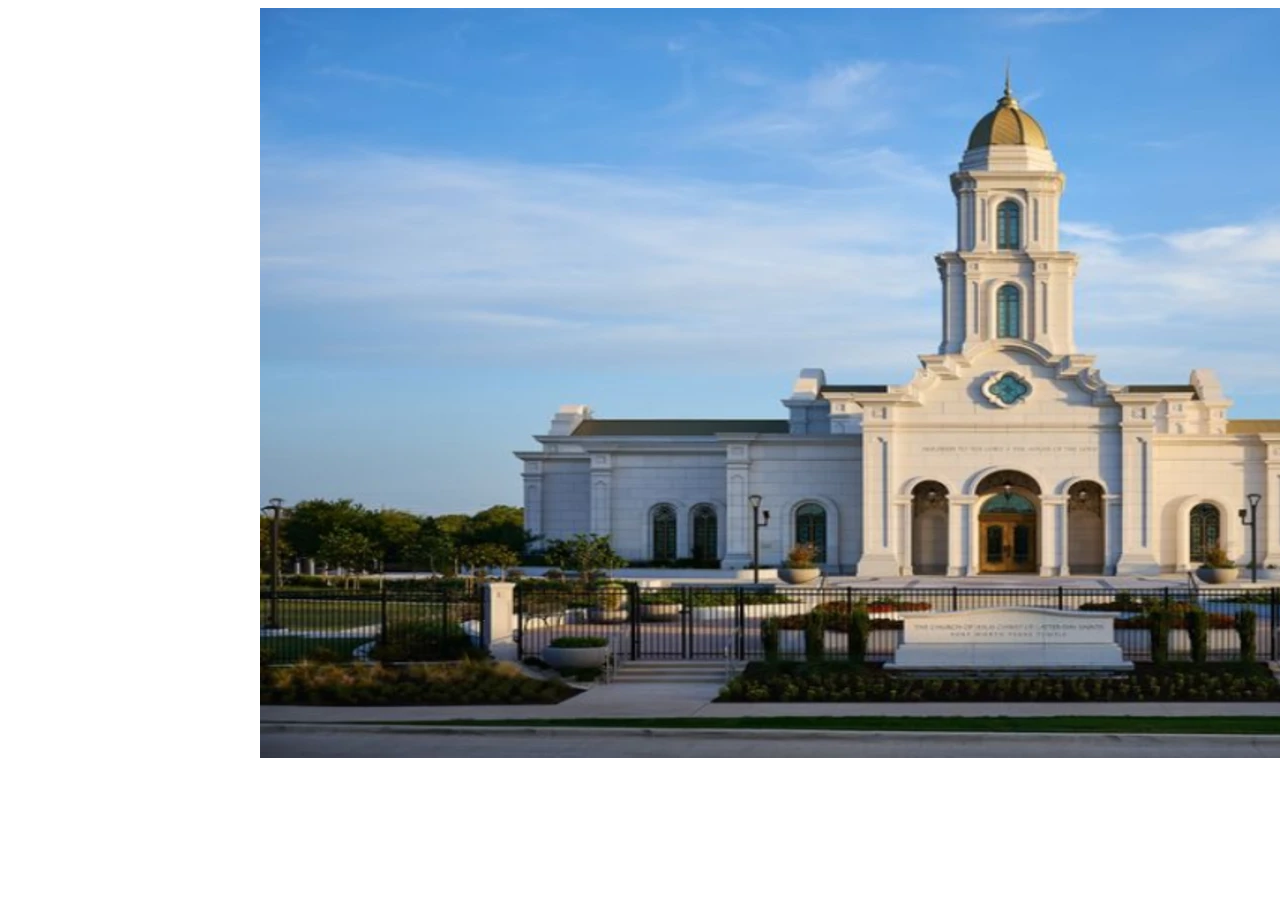
<file: week03/responsive-images.html>
<!DOCTYPE html>
<html lang="en">

<head>
    <meta charset="UTF-8">
    <meta name="viewport" content="width=device-width, initial-scale=1.0">
    <title>Week 03 - Design Principles - Responsive Images - Cabryn Bray</title>
    <meta name="description" content="W03 Learning Activity: Responsive Images">
    <meta name="author" content="Cabryn Bray">
    <link rel="stylesheet" href="styles/design.css">

    <link rel="preconnect" href="https://fonts.googleapis.com">
    <link rel="preconnect" href="https://fonts.gstatic.com" crossorigin>
    <link href="https://fonts.googleapis.com/css2?family=Limelight&display=swap" rel="stylesheet">
</head>

<body>
    <main>
        <div class="hero">
            <picture>
                <source srcset="images/fw_temple_large.webp" media="(min-width: 1000px)">
                <source srcset="images/hero-medium.webp" media="(min-width: 500px)">
                <img src="images/fw_temple_small.webp" alt="Beautiful fort worth temple surrounded by trees and landscaped gardens"
                    width="1500" height="750">
            </picture>
        </div>
    </main>

</body>

</html>
</file>
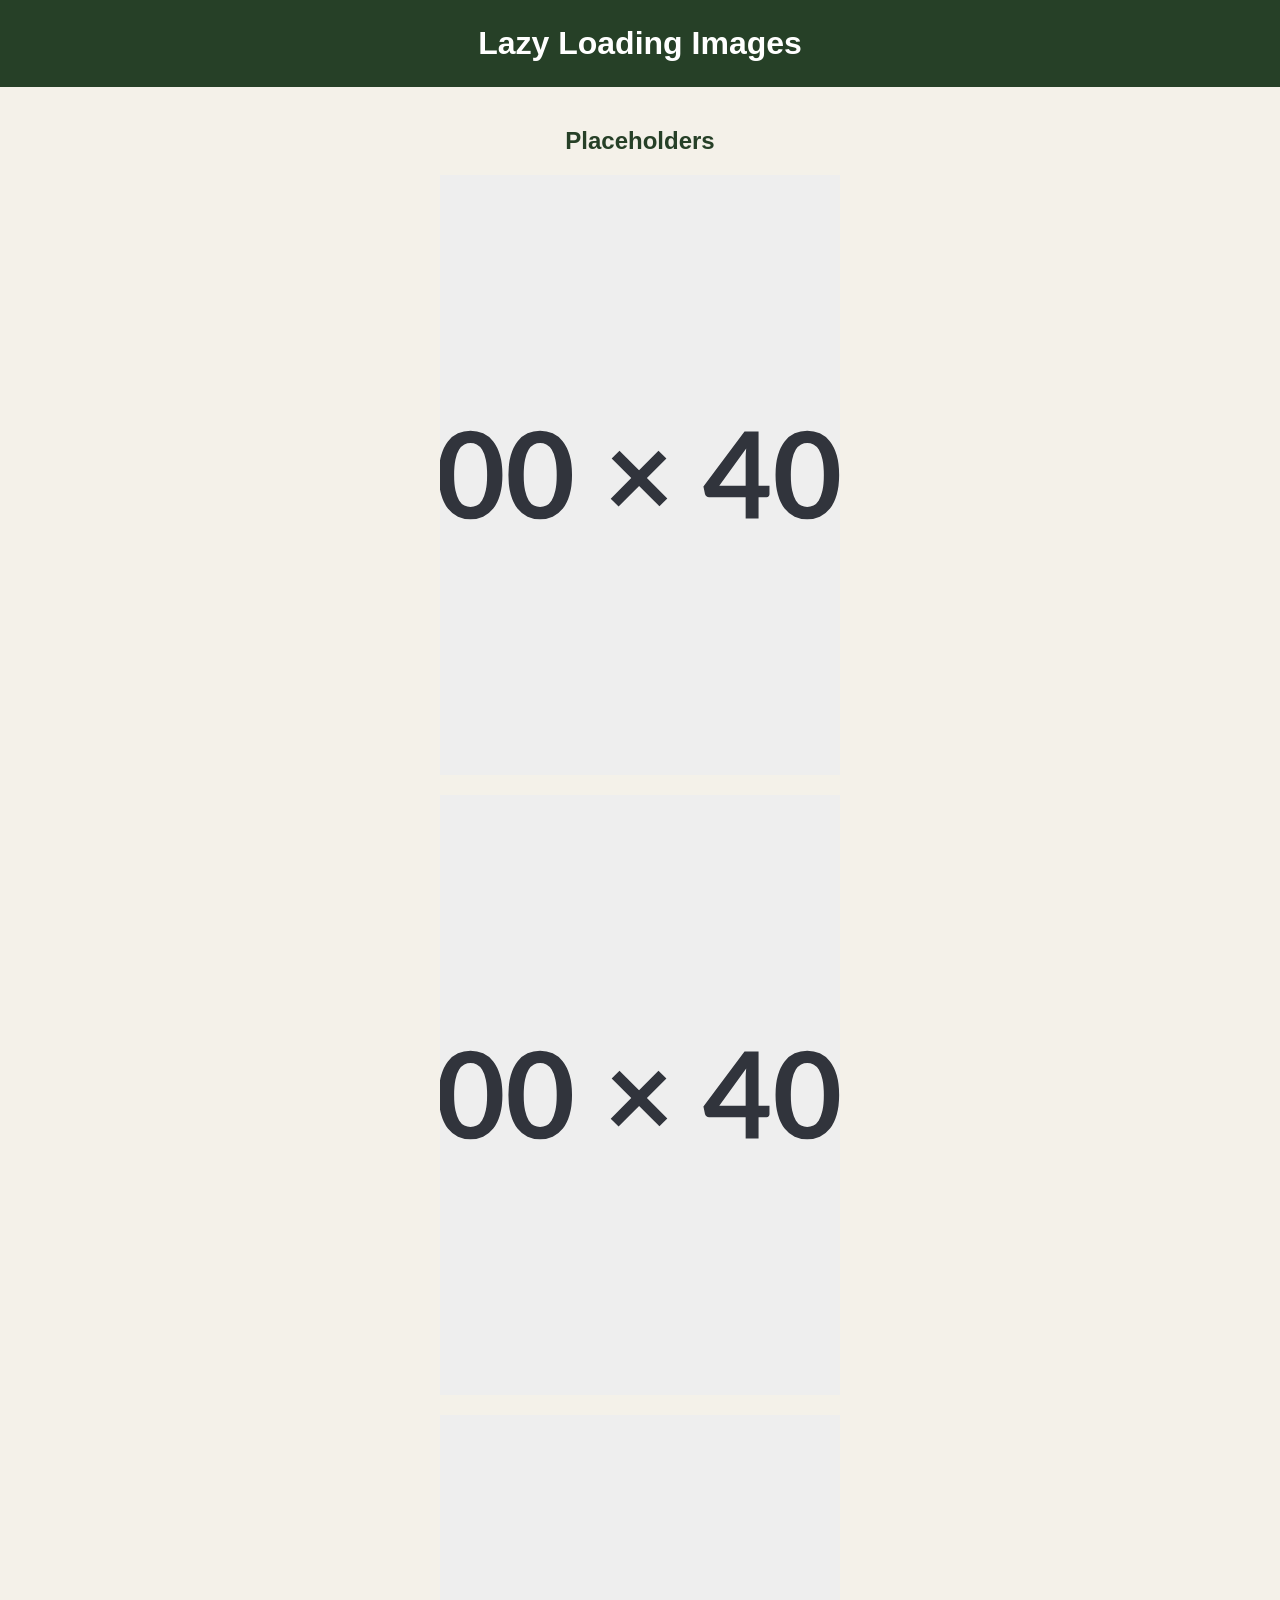
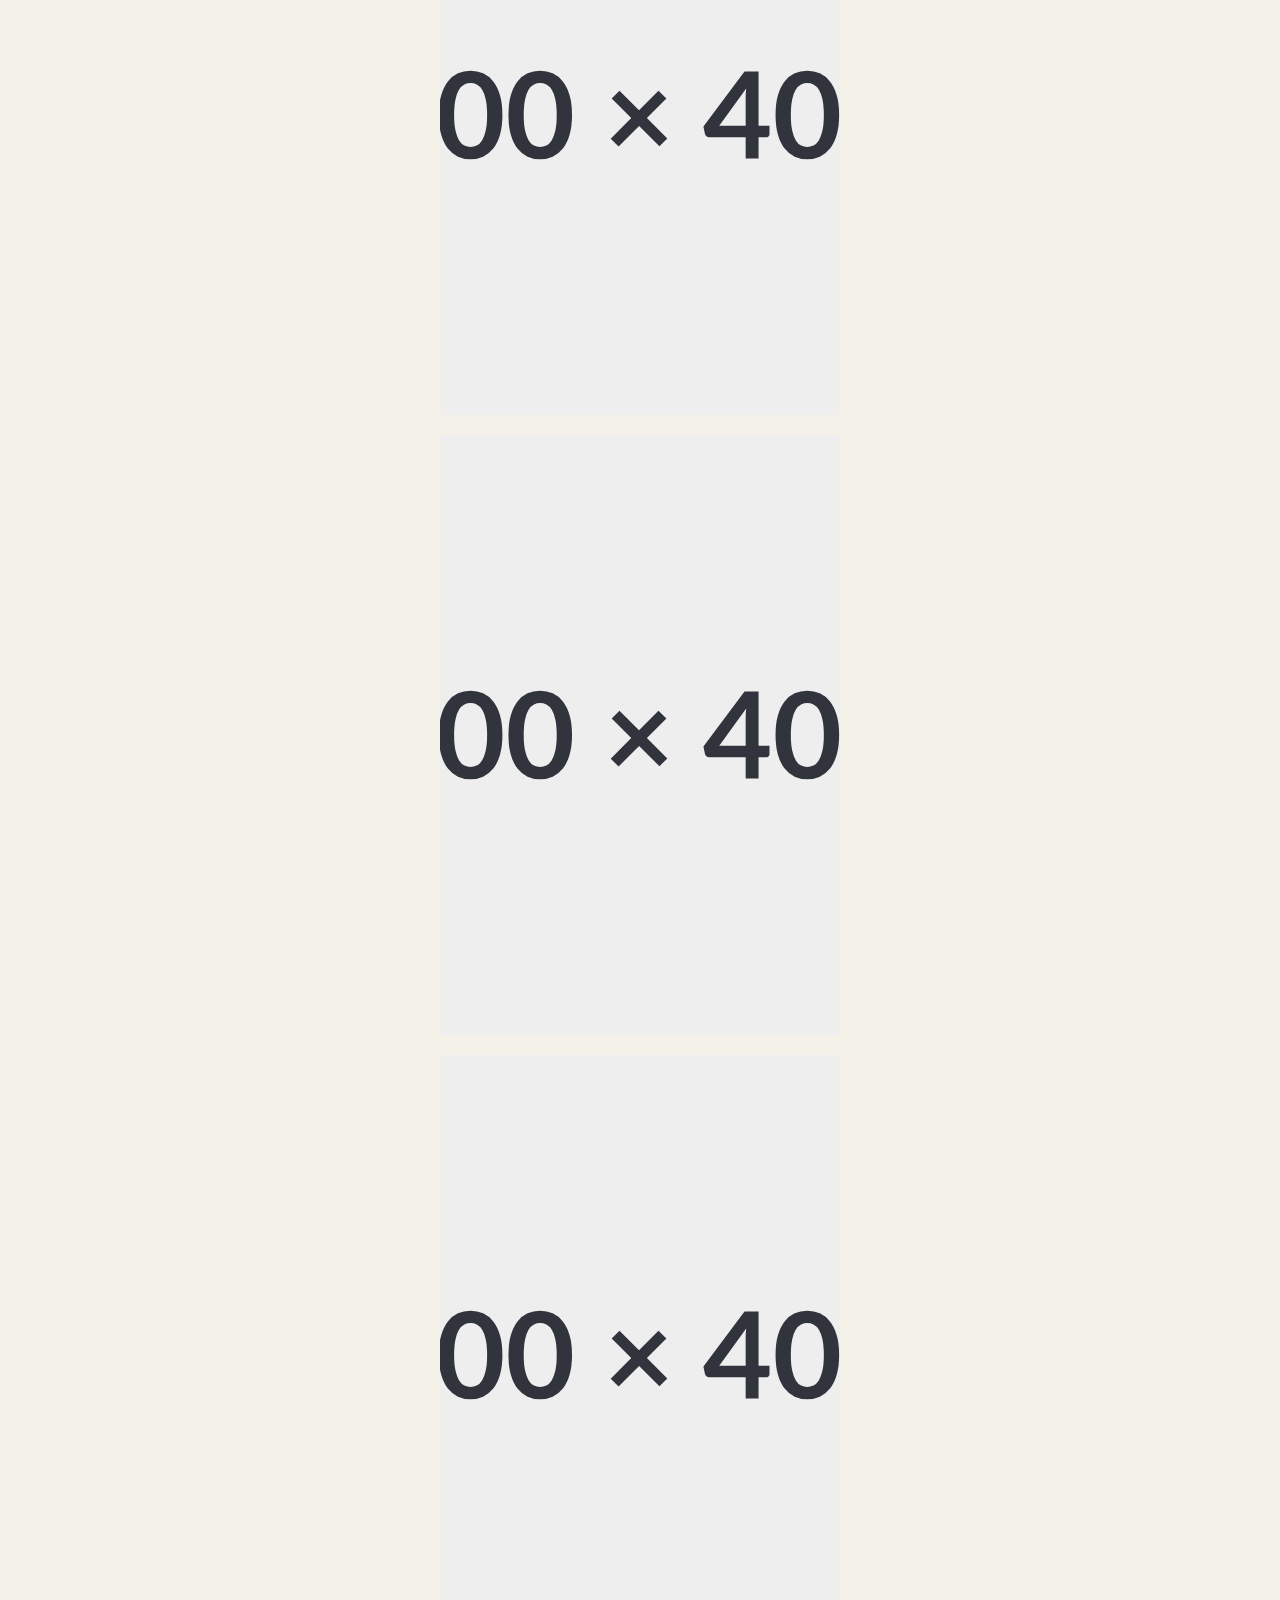
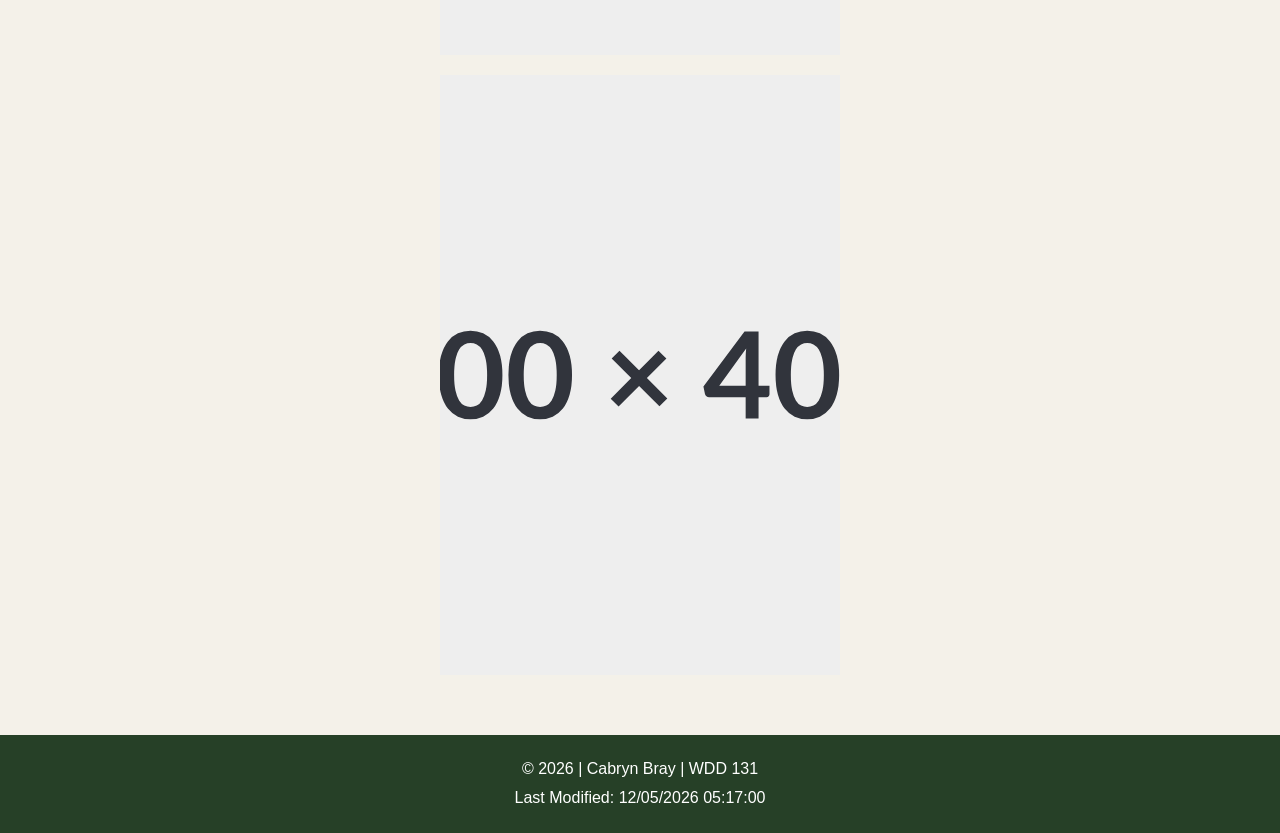
<file: week04/lazyload.html>
<!DOCTYPE html>
<html lang="en">

<head>
    <meta charset="UTF-8">
    <meta name="viewport" content="width=device-width, initial-scale=1.0">
    <title>W04 Learning Activity: Lazyloading Images - Cabryn Bray</title>
    <meta name="description" content="W04 Learning Activity: Lazyloading Images - Cabryn Bray">
    <meta name="author" content="Cabryn Bray">
    <link rel="stylesheet" href="styles/lazyload.css">
    <script src="scripts/lazyload.js" defer></script>

    <link rel="preconnect" href="https://fonts.googleapis.com">
    <link rel="preconnect" href="https://fonts.gstatic.com" crossorigin>
    <link href="https://fonts.googleapis.com/css2?family=Limelight&display=swap" rel="stylesheet">
</head>

<body>

    <header>
        <h1>Lazy Loading Images</h1>
    </header>

    <main>
        <h2>Placeholders</h2>

        <img src="/images/placeholder.svg" alt="Placeholder" width="400" height="600" loading="lazy">

        <img src="/images/placeholder.svg" alt="Placeholder" width="400" height="600" loading="lazy">

        <img src="/images/placeholder.svg" alt="Placeholder" width="400" height="600" loading="lazy">

        <img src="/images/placeholder.svg" alt="Placeholder" width="400" height="600" loading="lazy">

        <img src="/images/placeholder.svg" alt="Placeholder" width="400" height="600" loading="lazy">

        <img src="/images/placeholder.svg" alt="Placeholder" width="400" height="600" loading="lazy">
    </main>

    <footer>
        <p>&copy; <span id="currentyear"></span> | Cabryn Bray | WDD 131</p>
        <p>Last Modified: <span id="lastModified"></span></p>
    </footer>

</body>

</html>
</file>
<file: styles/base.css>
body {
    margin: 0;
    font-family: "Lato", sans-serif;
    color: #134611;
}

header {
    padding: 20px;
    text-align: center;
    background-color: #134611;
    color: #E8FCCF;
}

.course-heading {
    padding: 20px;
    text-align: center;
    background-color: #134611;
    color: #E8FCCF;
}

#course-title {
    display: block;
    font-family: "Limelight", sans-serif;
    font-size: 24px;
    text-align: center;
}

nav {
    display: flex;
    justify-content: space-around;
    background-color: #134611;
}

nav a {
    padding: 12px;
    color: #E8FCCF;
    text-decoration: none;
}

nav a:hover {
    background-color: #96E072;
    color: #134611;
}

main {
    max-width: 1100px;
    width: 90%;
    margin: 20px auto;
}

h1 {
    text-align: center;
    font-family: "Limelight", sans-serif;
    font-weight: 500;
    color: #134611;
}

.content-grid {
    display: grid;
    grid-template-columns: 2fr 1fr;
    gap: 10px;
}

.card h2 {
    margin: 0;
    padding: 10px;
    text-align: center;
    background-color: #c1fda3;
    color: #134611;
    font-size: 18px;
}

.card {
    border: 1px solid #96E072;
    border-radius: 8px;
    overflow: hidden;
    background-color: #E8FCCF;
}

.card-body {
    padding: 15px;
}

.intro-section {
    display: flex;
    gap: 15px;
    align-items: flex-start;
}

.intro-text {
    flex: 1;
}

.profile-image {
    width: 125px;
    height: auto;
}

.location-section h3 {
    text-align: center;
    border-bottom: 1px solid #96E072;
    padding-bottom: 5px;
    color: #134611;
}

.location-content {
    display: flex;
    gap: 15px;
    align-items: flex-start;
}

.location-content figure {
    width: 25%;
    margin: 0;
    text-align: center;
}

.location-content img {
    width: 100%;
    height: auto;
}

.location-content figcaption {
    font-size: 14px;
    font-style: italic;
}

.location-text {
    flex: 1;
}

.resources-body {
    padding: 70px 15px 15px;
}

.resources-body a {
    color: #134611;
}

footer {
    padding: 12px;
    text-align: center;
    background-color: #134611;
    color: #E8FCCF;
}

footer p {
    margin: 5px;
}

#lastModified {
    color: #E8FCCF;
    font-size: 13px;
}

@media screen and (max-width: 700px) {
    .content-grid {
        grid-template-columns: 1fr;
    }

    .resources-body {
        padding-top: 15px;
    }

    .location-content {
        flex-direction: column;
    }

    .location-content figure {
        width: 60%;
        margin: 0 auto;
    }
}
</file>
<file: styles/form.css>
* {
    margin: 0;
    padding: 0;
    box-sizing: border-box;
}

body {
    font-family: Arial, sans-serif;
    background-color: white;
    color: #111;
    line-height: 1.5;
}

header {
    background-color: #173d2b;
    color: white;
    text-align: center;
    padding: 25px;
}

header h1 {
    font-size: 2.5rem;
}

main {
    max-width: 850px;
    margin: 35px auto;
    padding: 35px;
    background-color: #e3e9df;
    border: 2px solid #b8c5b4;
    border-radius: 10px;
}

form {
    display: flex;
    flex-direction: column;
    gap: 12px;
}

form>label {
    font-size: 1.2rem;
    font-weight: bold;
    margin-top: 15px;
}

input[type="text"],
input[type="date"],
select,
textarea {
    width: 100%;
    padding: 15px;
    border: 1px solid #ccc;
    background-color: white;
    font-family: Arial, sans-serif;
    font-size: 1.1rem;
    margin-bottom: 15px;
}

select {
    cursor: pointer;
}

textarea {
    resize: vertical;
    min-height: 180px;
}

fieldset {
    border: none;
    margin: 10px 0;
}

legend {
    font-size: 1.2rem;
    font-weight: bold;
    margin-bottom: 12px;
}

fieldset p {
    font-weight: bold;
    margin-bottom: 10px;
}

.rating {
    display: flex;
    justify-content: space-between;
    align-items: center;
    text-align: center;
    gap: 10px;
    padding: 5px 10px 15px;
}

.rating div {
    display: flex;
    flex-direction: column;
    align-items: center;
}

.rating label {
    order: -1;
    color: #b38a58;
    font-size: 1.5rem;
    cursor: pointer;
}

.rating input {
    width: 42px;
    height: 42px;
    accent-color: #264027;
    cursor: pointer;
}

.rating span {
    display: none;
}

fieldset label {
    display: block;
    font-size: 1.1rem;
    margin: 10px 0;
    cursor: pointer;
}

input[type="checkbox"] {
    width: 25px;
    height: 25px;
    accent-color: #264027;
    vertical-align: middle;
    margin-right: 12px;
    cursor: pointer;
}

input[type="submit"] {
    width: 100%;
    padding: 18px;
    margin-top: 15px;
    background-color: #f8f5ed;
    border: 2px solid #173d2b;
    border-radius: 5px;
    color: #173d2b;
    font-size: 1.5rem;
    font-weight: bold;
    cursor: pointer;
}

input[type="submit"]:hover {
    background-color: #173d2b;
    color: white;
}

.confirmation {
    text-align: center;
    padding: 40px 25px;
}

.confirmation h2 {
    color: #173d2b;
    margin-bottom: 15px;
}

.confirmation p {
    margin-bottom: 15px;
}

.confirmation a {
    display: inline-block;
    background-color: #173d2b;
    color: white;
    text-decoration: none;
    padding: 12px 20px;
    border-radius: 5px;
    margin-top: 10px;
}

.confirmation a:hover {
    background-color: #3c5233;
}

footer {
    background-color: #173d2b;
    color: white;
    text-align: center;
    padding: 25px 15px;
    margin-top: 35px;
    font-size: 1.1rem;
}

@media screen and (max-width: 600px) {

    header h1 {
        font-size: 2rem;
    }

    main {
        margin: 20px 10px;
        padding: 22px;
    }

    form>label,
    legend {
        font-size: 1.1rem;
    }

    .rating {
        gap: 5px;
        padding: 5px 0 15px;
    }

    .rating label {
        font-size: 1.2rem;
    }

    .rating input {
        width: 35px;
        height: 35px;
    }

    input[type="text"],
    input[type="date"],
    select,
    textarea {
        font-size: 1rem;
    }

    input[type="submit"] {
        font-size: 1.3rem;
    }

    footer {
        font-size: 0.95rem;
    }
}
</file>
<file: styles/place.css>
:root {
    --primary-color: #173B4D;
    --secondary-color: #287C78;
    --accent-color: #D9A441;
    --background-color: #F4EBDD;
    --text-color: #263238;
    --card-background: #FFFFFF;
    --heading-font: Arial, Helvetica, sans-serif;
}

* {
    margin: 0;
    padding: 0;
    box-sizing: border-box;
}

body {
    font-family: var(--heading-font);
    color: var(--text-color);
    background-color: var(--background-color);
    line-height: 1.5;
}

header {
    background-color: var(--primary-color);
    color: #FFFFFF;
    text-align: center;
    padding: 25px;
    border-bottom: 8px solid var(--accent-color);
}

header h1 {
    font-size: 2.5rem;
}

.hero {
    position: relative;
    width: 100%;
}

.hero picture {
    display: block;
    width: 100%;
}

.hero-image {
    display: block;
    width: 100%;
    height: auto;
    object-fit: cover;
}

.card {
    padding: 20px;
    text-align: center;
    background-color: var(--card-background);
}

.card h2 {
    font-size: 1.8rem;
    margin-bottom: 20px;
    color: var(--primary-color);
}

.card p {
    margin: 12px 0;
    line-height: 1.5;
    color: var(--text-color);
}

.data {
    border-bottom: 1px solid #D5D5D5;
}

.data-list p {
    font-size: 1rem;
}

.weather {
    border-bottom: 1px solid #D5D5D5;
}

.weather-icon {
    display: block;
    width: 90px;
    height: 90px;
    margin: 20px auto;
}

footer {
    background-color: var(--primary-color);
    color: #FFFFFF;
    text-align: center;
    padding: 25px 15px;
    font-size: 1rem;
    line-height: 1.6;
}

@media screen and (min-width: 700px) {

    .hero {
        min-height: 600px;
    }

    .hero picture {
        height: 600px;
    }

    .hero-image {
        width: 100%;
        height: 600px;
        object-fit: cover;
    }

    .card {
        position: absolute;
        z-index: 1;
        width: min(320px, 30%);
        background-color: var(--card-background);
        padding: 20px;
        box-shadow: 0 3px 12px rgba(0, 0, 0, 0.25);
        border-radius: 4px;
    }

    .card h2 {
        background-color: var(--secondary-color);
        color: #FFFFFF;
        padding: 15px;
        margin: -10px -10px 25px;
    }

    .data {
        top: 40px;
        left: 20px;
        border: none;
    }

    .weather {
        bottom: 40px;
        right: 20px;
        border: none;
    }

    .weather-icon {
        display: none;
    }

    .weather h2::after {
        content: " ⛅";
        margin-left: 15px;
    }

    footer {
        padding: 30px;
    }
}
</file>
<file: styles/temples.css>
* {
    margin: 0;
    padding: 0;
    box-sizing: border-box;
}

body {
    font-family: 'Roboto', sans-serif;
    background-color: #f8f5ed;
}

header {
    background-color: #173d2b;
    color: white;
    text-align: center;
    padding: 20px;
}

.site-title {
    font-family: 'Playfair Display', serif;
    font-size: 2rem;
    margin-bottom: 15px;
}

#menu-button {
    background: none;
    border: none;
    color: white;
    font-size: 30px;
    cursor: pointer;
}

nav {
    display: none;
    flex-direction: column;
}

nav.show {
    display: flex;
}

nav a {
    color: white;
    text-decoration: none;
    padding: 10px;
}

nav a:hover {
    background-color: #8b2424;
    color: #c49a35;
}

/* Main */
main {
    max-width: 1000px;
    margin: 0 auto;
    padding: 20px;
}

main h1 {
    font-family: 'Playfair Display', serif;
    text-align: center;
    color: #173d2b;
    margin-bottom: 20px;
}

/* Temple Images */
.temple-grid {
    display: grid;
    grid-template-columns: 1fr;
    gap: 20px;
}

figure {
    background-color: white;
    border: 2px solid #c49a35;
    padding: 10px;
    text-align: center;
}

figure img {
    width: 100%;
    height: 200px;
    object-fit: cover;
}

figcaption {
    color: #8b2424;
    padding: 10px;
    font-weight: bold;
}

/* Footer */
footer {
    background-color: #173d2b;
    color: white;
    text-align: center;
    padding: 20px;
}
</file>
<file: styles/temples-large.css>
@media screen and (min-width: 700px) {

    #menu-button {
        display: none;
    }

    nav {
        display: flex;
        flex-direction: row;
        justify-content: center;
    }

    .temple-grid {
        grid-template-columns: repeat(3, 1fr);
    }
}
</file>
<file: project/styles/siteplan.css>
* {
    margin: 0;
    padding: 0;
    box-sizing: border-box;
}

body {
    font-family: 'Roboto', sans-serif;
    background-color: #F4F3ED;
    color: #142C27;
    line-height: 1.6;
}


header {
    background-color: #142C27;
    color: white;
    text-align: center;
    padding: 2rem;
}

.logo {
    font-family: 'Montserrat', sans-serif;
    font-size: 2rem;
    font-weight: bold;
}

.logo-icon {
    color: #D5E6D8;
}

.tagline {
    color: #D5E6D8;
}


main {
    max-width: 900px;
    margin: 2rem auto;
    padding: 1rem;
}

section {
    background-color: white;
    padding: 1.5rem;
    margin-bottom: 2rem;
    border-left: 5px solid #315B48;
}

h2 {
    font-family: 'Montserrat', sans-serif;
    color: #315B48;
    margin-bottom: 1rem;
}

h3 {
    font-family: 'Montserrat', sans-serif;
    margin-bottom: 0.5rem;
}

p {
    margin-bottom: 1rem;
}


.logo-example {
    background-color: #142C27;
    color: white;
    text-align: center;
    padding: 1.5rem;
    margin-top: 1rem;
}

.logo-example p {
    color: #D5E6D8;
}


.color-grid {
    display: grid;
    grid-template-columns: repeat(auto-fit, minmax(120px, 1fr));
    gap: 1rem;
}

.color-box {
    text-align: center;
}

.color-swatch {
    height: 70px;
}

.color-box p {
    margin-top: 0.5rem;
}


.font-example {
    background-color: #F4F3ED;
    padding: 1rem;
    margin-top: 1rem;
}

.montserrat {
    font-family: 'Montserrat', sans-serif;
    font-weight: bold;
}

.roboto {
    font-family: 'Roboto', sans-serif;
}


.wireframe-container {
    display: grid;
    grid-template-columns: 1fr;
    gap: 2rem;
    margin-top: 1rem;
}

.wireframe {
    text-align: center;
}

.wireframe img {
    width: 100%;
    height: auto;
    border: 2px solid #315B48;
    margin-top: 0.5rem;
}


footer {
    background-color: #142C27;
    color: white;
    text-align: center;
    padding: 1.5rem;
}

@media screen and (min-width: 700px) {
    .wireframe-container {
        grid-template-columns: 1fr 1fr;
    }
}
</file>
<file: week01/styles/layout.css>
* {
    box-sizing: border-box;
    margin: 0;
    padding: 0;
}

body {
    display: grid;
    grid-template-rows: 120px 62px 1fr 206px;
    min-height: 100vh;
    font-family: Arial, sans-serif;
}

header {
    display: contents;
}

.header-content {
    background-color: #333;
    color: white;
    padding: 20px;
}

nav {
    background-color: black;
}

nav ul {
    display: flex;
    justify-content: space-around;
    align-items: center;
    height: 100%;
    list-style: none;
}

nav a {
    color: white;
    text-decoration: none;
}

main {
    display: grid;
    grid-template-columns: 72.5% 27.5%;
    min-height: 325px;
}

.main-content {
    background-color: #ccc;
    padding: 20px;
}

.aside-content {
    background-color: white;
    padding: 20px;
}

footer {
    background-color: #333;
    color: white;
    text-align: center;
    padding: 20px;
}

@media (max-width: 600px) {
    main {
        grid-template-columns: 1fr;
    }

    nav ul {
        flex-wrap: wrap;
    }
}
</file>
<file: week02/styles/bom-styles.css>
* {
    margin: 0;
    padding: 0;
}

body {
    height: 100vh;
    display: flex;
    flex-direction: column;
    align-items: center;
    justify-content: center;
    font-family: Acme, Arial, sans-serif;
}

h1 {
    font-size: 1.5rem;
}

main {
    margin: 1rem auto;
    border: 1px solid rgba(0, 0, 0, 0.1);
    padding: 1rem;
    background-color: #ddd;
    display: flex;
    flex-direction: column;
}

input,
button {
    padding: 0.5rem;
}

button {
    margin: 0.5rem;
}

.delete {
    width: fit-content;
}

.input {
    display: flex;
    gap: 1rem;
}

.list {
    padding: 0.5rem;
}

ul {
    margin: 1rem;
    list-style: none;
}

li {
    display: flex;
    align-items: center;
    justify-content: space-between;
}

@media only screen and (min-width: 32.5em) {
    h1 {
        font-size: 2rem;
    }

    main {
        width: 320px;
    }
}
</file>
<file: styles/media-query.css>
body {
    font-family: 'Roboto', sans-serif;
}

header,
main,
footer {
    max-width: 640px;
    margin: 1rem auto;
    border: 1px solid #acbffe;
    padding: 1rem;
    background-color: #94a7e0;
}

main {
    display: grid;
    grid-template-columns: 1fr;
    gap: 1rem;
}

section {
    padding: 1rem;
    background-color: rgb(217, 231, 238);
}
</file>
<file: styles/media-query-large.css>
@media screen and (min-width: 500px) {

    header {
        background-color: black;
        color: white;
    }

    main {
        grid-template-columns: 1fr 1fr;
    }

}
</file>
<file: week03/styles/design.css>
body {
    font-family: Roboto, helvetica, sans-serif;
}

header,
main,
footer {
    max-width: 760px;
    margin: 0 auto;
}

.banner {
    border: 1px solid rgb(0 0 0 / 0.2);
    padding: 1rem;
    background-color: rgb(230 243 254 / 1);
    font-weight: 700;
    word-break: break-word;
    text-align: center;
}

h1 {
    border-bottom: 1px solid rgba(0, 0, 0, 0.1);
}

main {
    display: grid;
    grid-template-columns: 1fr 200px;
    grid-gap: 1.5rem;
}

h2 {
    color: navy;
    text-align: left;
}

main h2 {
    grid-column: 1 / 3;
}

article p {
    text-align: justify;
}

.callout {
    color: #000000;
    background-color: #b78daf;
    grid-column: 1/3;
    padding: 1rem;
}

footer {
    margin-top: 1rem;
    border-top: 1px solid rgba(0, 0, 0, 0.1);
    font-size: smaller;
    text-align: left;
}
</file>
<file: week04/styles/lazyload.css>
* {
    margin: 0;
    padding: 0;
    box-sizing: border-box;
}

body {
    font-family: Arial, sans-serif;
    background-color: #f4f1e9;
    color: #333;
    text-align: center;
}

header {
    background-color: #264027;
    color: white;
    padding: 25px;
}

h1 {
    font-size: 2rem;
}

main {
    max-width: 600px;
    margin: 0 auto;
    padding: 20px;
}

h2 {
    margin: 20px 0;
    color: #264027;
}

img {
    display: block;
    width: 400px;
    max-width: 100%;
    height: 600px;
    object-fit: cover;
    margin: 20px auto;

    animation: fadeFromBlack 2s ease-in-out;
}

@keyframes fadeFromBlack {
    from {
        opacity: 0;
        background-color: black;
    }

    to {
        opacity: 1;
        background-color: transparent;
    }
}

footer {
    background-color: #264027;
    color: white;
    padding: 20px;
    margin-top: 20px;
    line-height: 1.8;
}

@media screen and (max-width: 450px) {
    main {
        padding: 10px;
    }

    img {
        width: 100%;
        height: auto;
        aspect-ratio: 2 / 3;
    }
}
</file>
